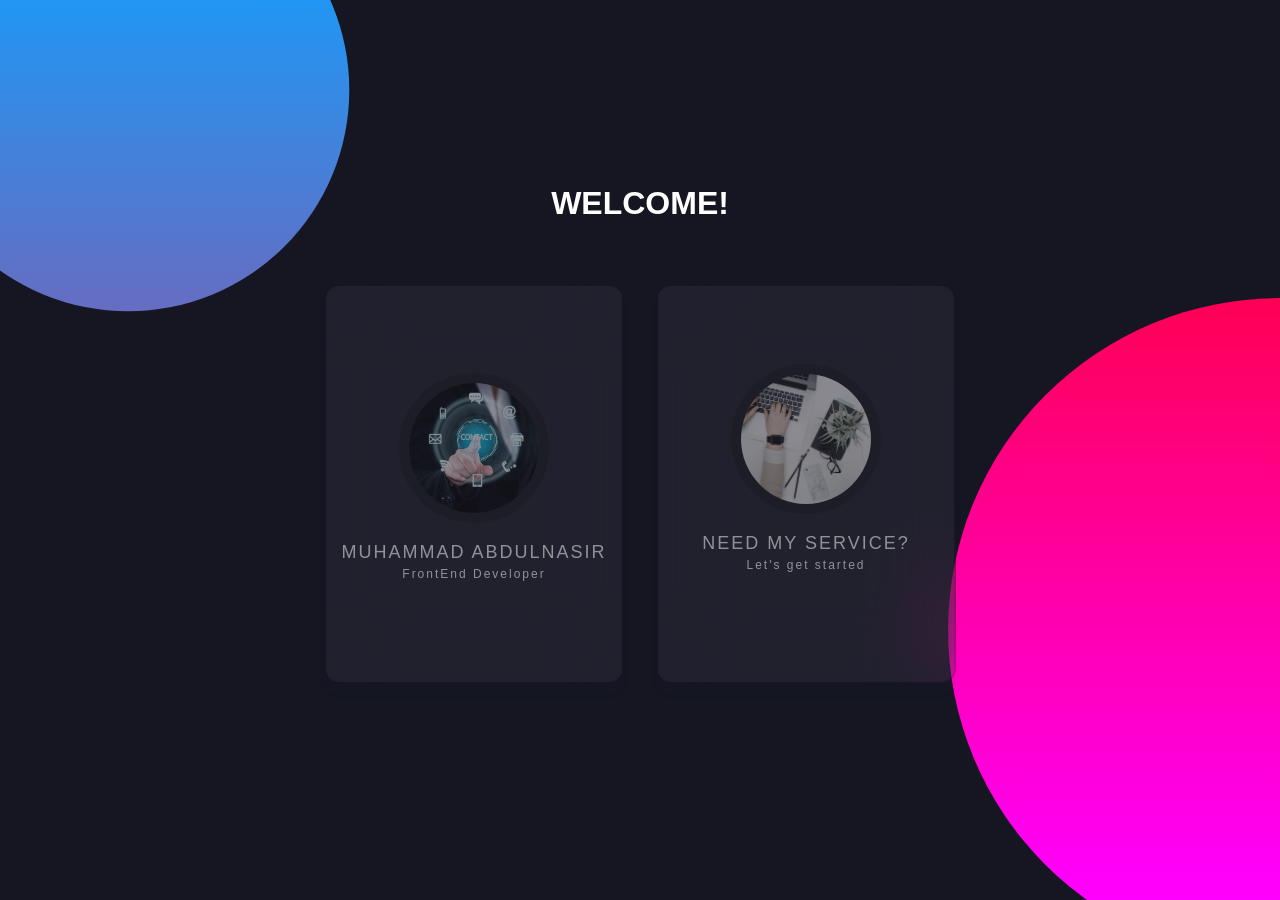
<file: index.html>
<!doctype html>
<html lang="en">
  <head>
    <meta charset="UTF-8" />
    <meta name="viewport" content="width=device-width, initial-scale=1.0" />
    <meta http-equiv="X-UA-Compatible" content="ie=edge" />
    <title>Muhammad AbdulNasir | Portfolio</title>
    <meta
      name="description"
      content="FrontEnd Developer portfolio of Muhammad AbdulNasir (yellowflash). Explore featured web applications, resume, and development services."
    />
    <meta name="author" content="Muhammad AbdulNasir" />
    <meta name="theme-color" content="#161623" />
    <link
      rel="canonical"
      href="https://yellowflash-1992.github.io/Portfolio--JavaScript-updated/"
    />

    <!-- Favicon / Browser Identity -->
    <link rel="icon" type="image/png" href="src/png/nav-avatar2.png" />
    <link rel="apple-touch-icon" href="src/png/nav-avatar2.png" />

    <!-- Open Graph / Facebook -->
    <meta property="og:type" content="website" />
    <meta
      property="og:url"
      content="https://yellowflash-1992.github.io/Portfolio--JavaScript-updated/"
    />
    <meta
      property="og:title"
      content="Muhammad AbdulNasir | Portfolio"
    />
    <meta
      property="og:description"
      content="FrontEnd Developer portfolio of Muhammad AbdulNasir (yellowflash). Explore featured web applications, resume, and development services."
    />
    <meta
      property="og:image"
      content="https://yellowflash-1992.github.io/Portfolio--JavaScript-updated/src/png/nav-avatar2.png"
    />
    <meta
      property="og:image:alt"
      content="Muhammad AbdulNasir - FrontEnd Developer Avatar"
    />

    <!-- Twitter / X -->
    <meta name="twitter:card" content="summary" />
    <meta
      name="twitter:url"
      content="https://yellowflash-1992.github.io/Portfolio--JavaScript-updated/"
    />
    <meta
      name="twitter:title"
      content="Muhammad AbdulNasir | Portfolio"
    />
    <meta
      name="twitter:description"
      content="FrontEnd Developer portfolio of Muhammad AbdulNasir (yellowflash). Explore featured web applications, resume, and development services."
    />
    <meta
      name="twitter:image"
      content="https://yellowflash-1992.github.io/Portfolio--JavaScript-updated/src/png/nav-avatar2.png"
    />
    <meta
      name="twitter:image:alt"
      content="Muhammad AbdulNasir - FrontEnd Developer Avatar"
    />

    <link rel="stylesheet" href="CSS/welcomepage.css" />
    <link rel="stylesheet" href="CSS/index.css" />
    <link
      rel="stylesheet"
      href="https://stackpath.bootstrapcdn.com/font-awesome/4.7.0/css/font-awesome.min.css"
    />
  </head>

  <body>
    <h1 class="wel">WELCOME!</h1>

    <div class="container">
      <div class="card">
        <div class="content">
          <div class="img">
            <img src="src/webp/style.jpeg" alt="Muhammad AbdulNasir" />
          </div>
          <div class="cardContent">
            <h3>MUHAMMAD ABDULNASIR<br /><span>FrontEnd Developer</span></h3>
          </div>
        </div>
        <ul class="sci">
          <li>
            <a
              href="src/pdf/yellowflash's Resume.pdf"
              class="btn btn-green resume-link"
              download
            >
              Resume:
            </a>
          </li>

          <li>
            <a
              href="src/pdf/yellowflash's Resume.pdf"
              class="resume-btn"
              target="_blank"
              rel="noopener noreferrer"
              aria-label="View CV"
            >
              <div class="sign" aria-hidden="true">
                <svg viewBox="0 0 640 512">
                  <path
                    d="M144 480C64.5 480 0 415.5 0 336c0-62.8 40.2-116.2 96.2-135.9c-.1-2.7-.2-5.4-.2-8.1c0-88.4 71.6-160 160-160c59.3 0 111 32.2 138.7 80.2C409.9 102 428.3 96 448 96c53 0 96 43 96 96c0 12.2-2.3 23.8-6.4 34.6C596 238.4 640 290.1 640 352c0 70.7-57.3 128-128 128H144zm79-167l80 80c9.4 9.4 24.6 9.4 33.9 0l80-80c9.4-9.4 9.4-24.6 0-33.9s-24.6-9.4-33.9 0l-39 39V184c0-13.3-10.7-24-24-24s-24 10.7-24 24V318.1l-39-39c-9.4-9.4-24.6-9.4-33.9 0s-9.4 24.6 0 33.9z"
                  />
                </svg>
              </div>
            </a>
          </li>

          <li>
            <a
              href="portfolio.html"
              class="btn btn-green portfolio-link"
              target="_blank"
              rel="noopener noreferrer"
              >Portfolio:</a
            >
          </li>
          <li>
            <a
              href="portfolio.html"
              class="enterportf"
              id="enterportf"
            >
              Enter
            </a>
          </li>
        </ul>
      </div>
      <div class="card">
        <div class="content">
          <div class="img">
            <img src="src/webp/clientphoto.jpeg" alt="Client Service" />
          </div>
          <div class="cardContent">
            <h3>NEED MY SERVICE?<br /><span>Let's get started</span></h3>
          </div>
        </div>
        <br />

        <ul class="sci btnservice">
          <li>
            <button class="click-here">
              <a href="service.html">Click Here</a>
            </button>
          </li>
        </ul>

        <ul class="sci about-section">
          <li>
            <a href="https://www.facebook.com/profile.php?id=61579922450255" target="_blank" rel="noopener noreferrer" aria-label="Facebook"><i class="fa fa-facebook" aria-hidden="true"></i></a>
          </li>
          <li>
            <a href="https://www.instagram.com/yellowflash_1992/" target="_blank" rel="noopener noreferrer" aria-label="Instagram"><i class="fa fa-instagram" aria-hidden="true"></i></a>
          </li>
          <li>
            <a href="https://github.com/yellowflash-1992" target="_blank" rel="noopener noreferrer" aria-label="GitHub"><i class="fa fa-github" aria-hidden="true"></i></a>
          </li>
        </ul>
      </div>
    </div>
  </body>
</html>
</file>
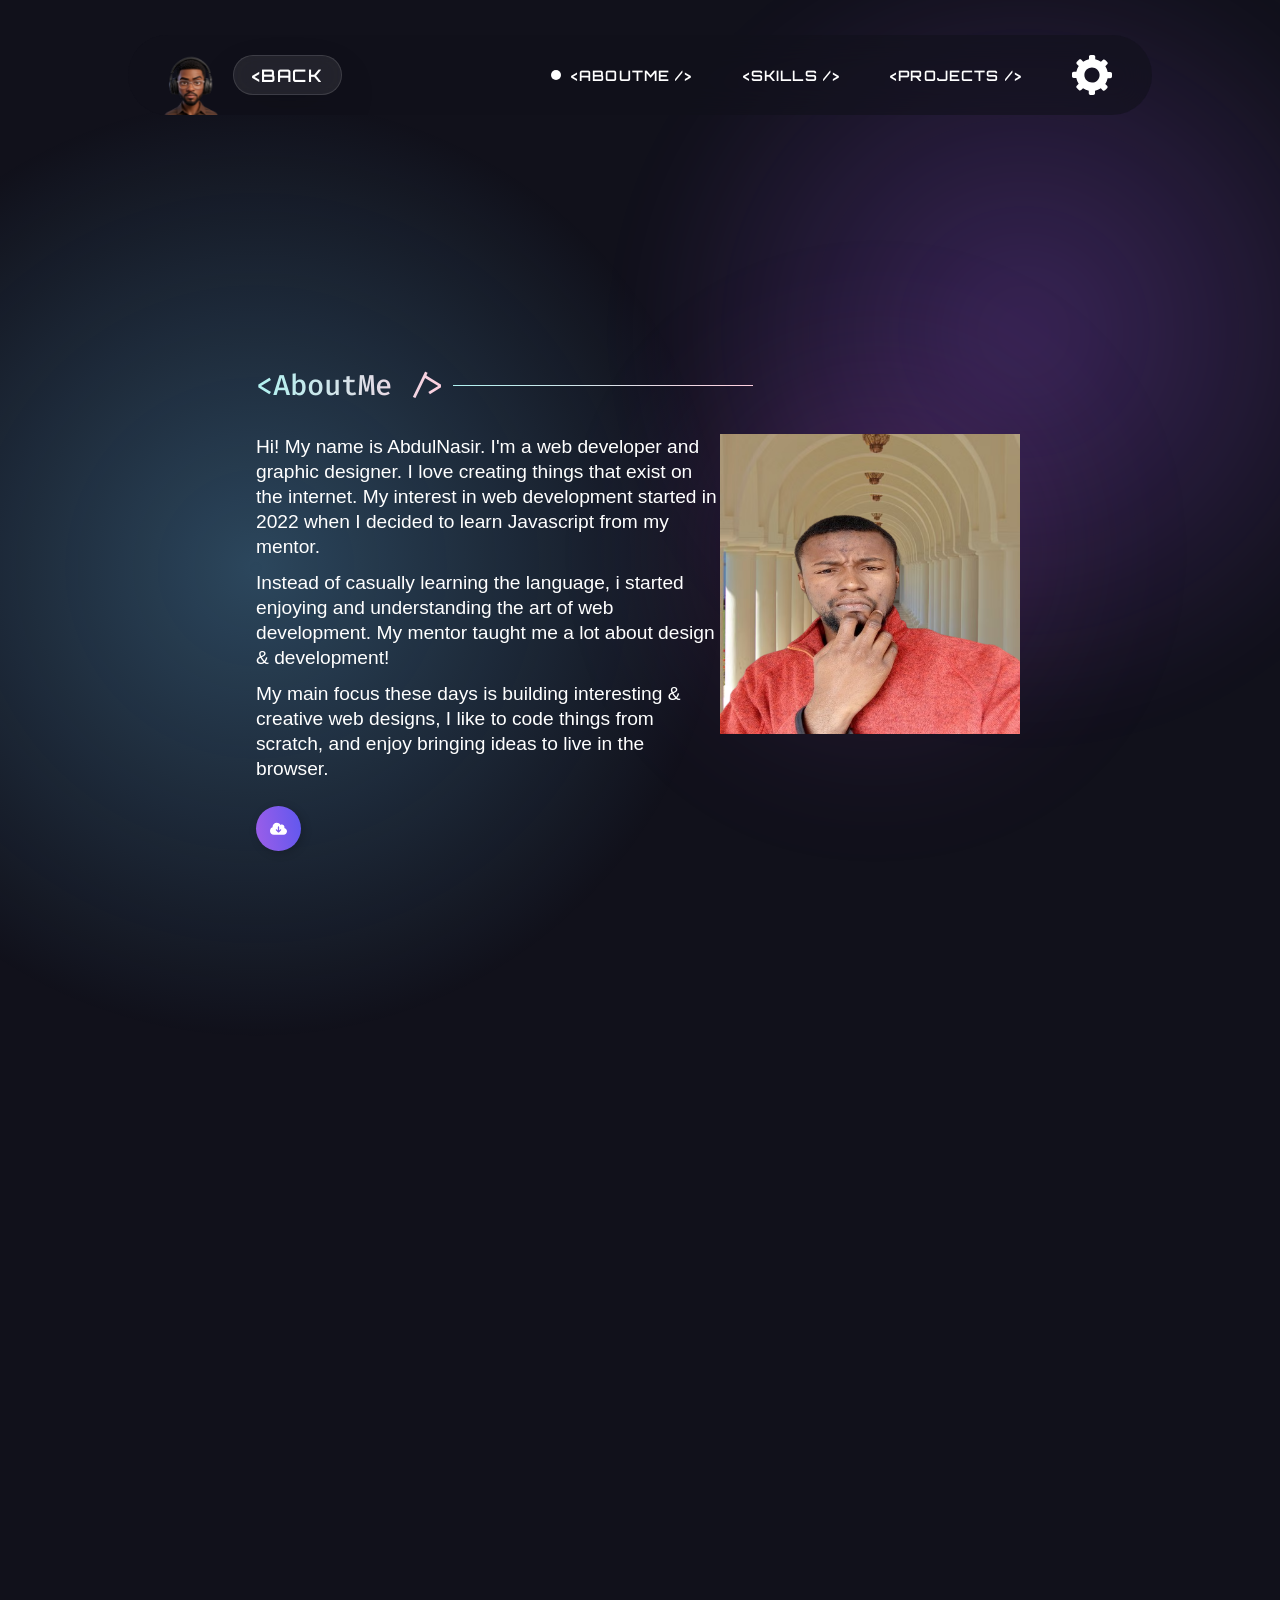
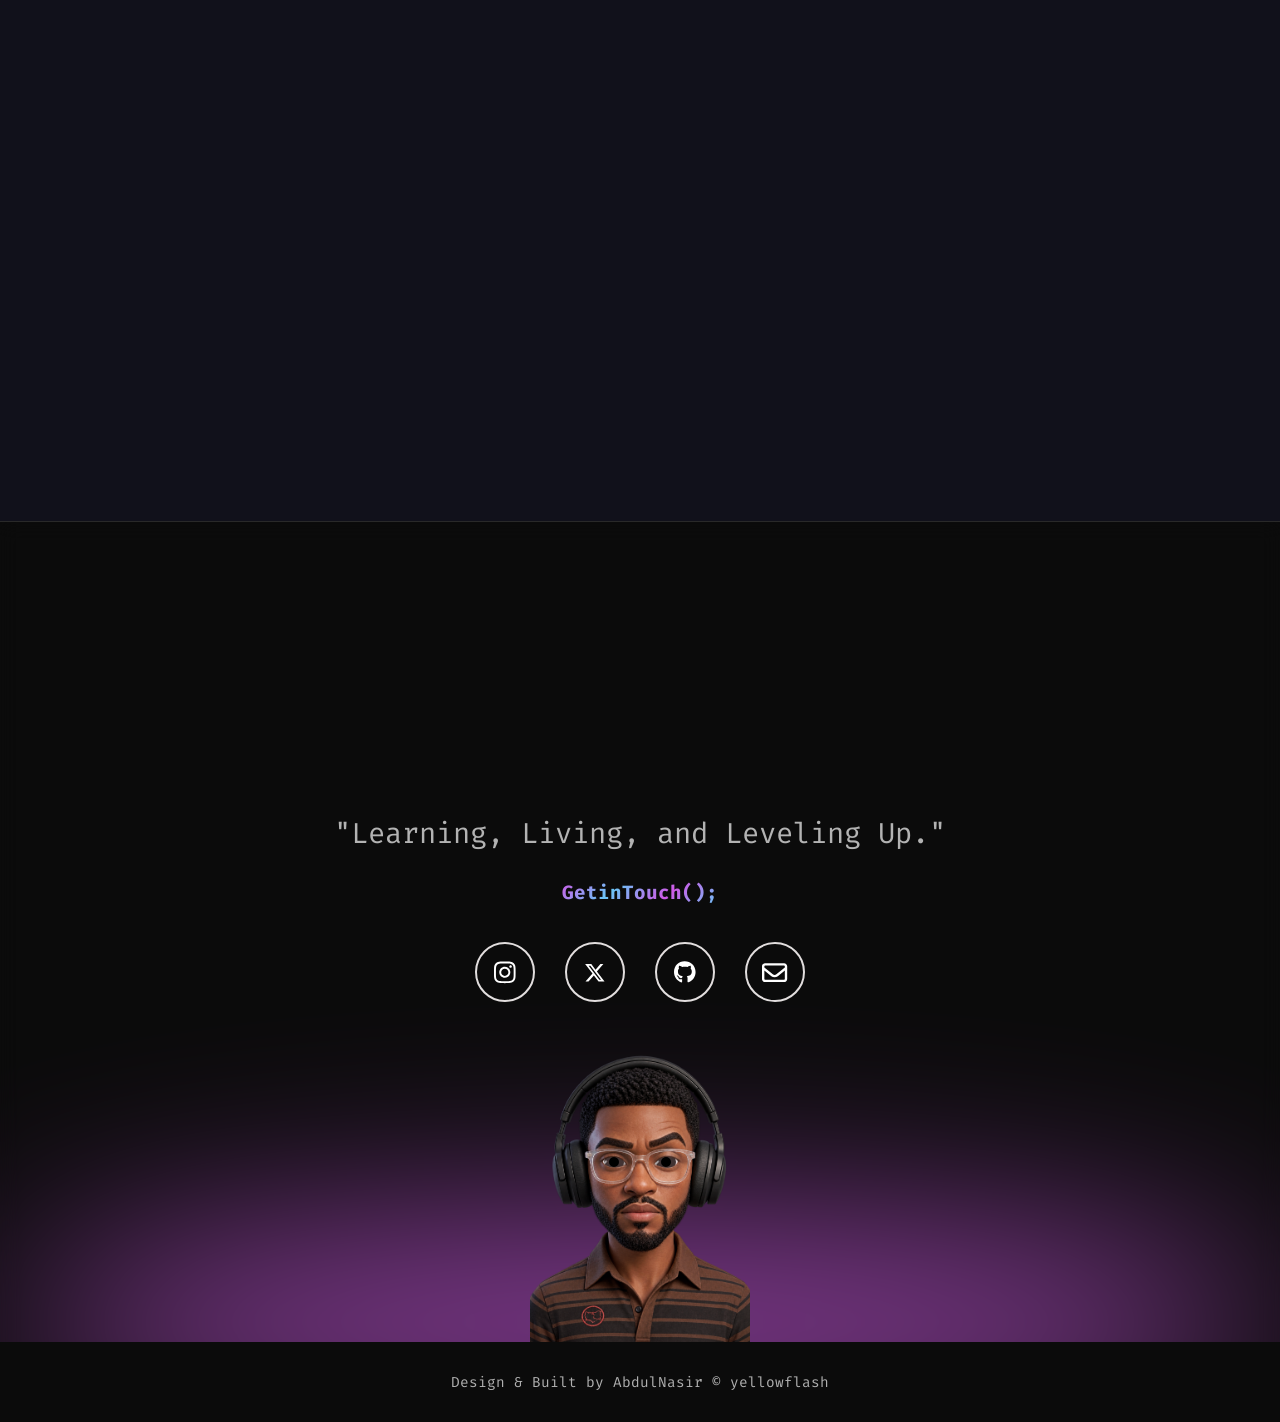
<file: portfolio.html>
<!doctype html>
<html lang="en">
  <head>
    <meta charset="UTF-8" />
    <meta name="viewport" content="width=device-width, initial-scale=1.0" />
    <title>Muhammad AbdulNasir | Frontend Developer Portfolio</title>
    <meta
      name="description"
      content="Frontend Developer portfolio of Muhammad AbdulNasir (yellowflash). Showcasing modern responsive web applications, interactive interfaces, and creative digital designs."
    />
    <meta name="author" content="Muhammad AbdulNasir" />
    <meta name="robots" content="index, follow" />
    <meta name="theme-color" content="#11111b" />
    <link
      rel="canonical"
      href="https://yellowflash-1992.github.io/Portfolio--JavaScript-updated/portfolio.html"
    />

    <!-- Favicon / Browser Identity -->
    <link rel="icon" type="image/png" href="src/png/nav-avatar2.png" />
    <link rel="apple-touch-icon" href="src/png/nav-avatar2.png" />

    <!-- Open Graph / Facebook -->
    <meta property="og:type" content="website" />
    <meta
      property="og:url"
      content="https://yellowflash-1992.github.io/Portfolio--JavaScript-updated/portfolio.html"
    />
    <meta
      property="og:title"
      content="Muhammad AbdulNasir | Frontend Developer Portfolio"
    />
    <meta
      property="og:description"
      content="Frontend Developer portfolio of Muhammad AbdulNasir (yellowflash). Showcasing modern responsive web applications, interactive interfaces, and creative digital designs."
    />
    <meta
      property="og:image"
      content="https://yellowflash-1992.github.io/Portfolio--JavaScript-updated/src/png/nav-avatar2.png"
    />
    <meta
      property="og:image:alt"
      content="Muhammad AbdulNasir - Frontend Developer Avatar"
    />

    <!-- Twitter / X -->
    <meta name="twitter:card" content="summary" />
    <meta name="twitter:site" content="@yellow_flashX" />
    <meta name="twitter:creator" content="@yellow_flashX" />
    <meta
      name="twitter:url"
      content="https://yellowflash-1992.github.io/Portfolio--JavaScript-updated/portfolio.html"
    />
    <meta
      name="twitter:title"
      content="Muhammad AbdulNasir | Frontend Developer Portfolio"
    />
    <meta
      name="twitter:description"
      content="Frontend Developer portfolio of Muhammad AbdulNasir (yellowflash). Showcasing modern responsive web applications, interactive interfaces, and creative digital designs."
    />
    <meta
      name="twitter:image"
      content="https://yellowflash-1992.github.io/Portfolio--JavaScript-updated/src/png/nav-avatar2.png"
    />
    <meta
      name="twitter:image:alt"
      content="Muhammad AbdulNasir - Frontend Developer Avatar"
    />

    <!-- Stylesheets -->
    <link rel="stylesheet" href="src/vendor/aos.css" />
    <link rel="stylesheet" href="CSS/portfolio.css" />

    <!-- Theme bootstrap: apply the saved theme before first paint -->
    <script>
      (function () {
        try {
          if (localStorage.getItem("portfolio-theme") === "light") {
            document.documentElement.classList.add("light-mode");
          }
        } catch (error) {
          /* storage unavailable, keep the default dark theme */
        }
      })();
    </script>

    <link rel="preconnect" href="https://fonts.googleapis.com" />
    <link rel="preconnect" href="https://fonts.gstatic.com" crossorigin />
    <link
      href="https://fonts.googleapis.com/css2?family=Fira+Code:wght@400;500;700&family=Orbitron:wght@500;700&family=Passions+Conflict&display=swap"
      rel="stylesheet"
    />
    <!-- <link rel="stylesheet" href="https://fonts.googleapis.com/css2?family=Passions+Conflict&family=Orbitron&family=Fira+Code&family=Six+Caps" /> -->
  </head>

  <body class="body">
    <!-- Background Glows -->
    <div class="aura-glow aura-blue"></div>
    <div class="aura-glow aura-purple"></div>

    <!-- Preloader -->
    <div
      id="preloader"
      role="status"
      aria-label="Loading portfolio"
    ></div>
    <noscript>Allow Javascript</noscript>

    <!-- Header -->
    <header>
      <div class="cursor-inner" id="cursor-inner"></div>
      <div class="cursor-outer" id="cursor-outer"></div>

      <!-- Tooltip -->
      <div id="global-tooltip" class="global-tooltip">
        Back to welcome page?
      </div>

      <!-- Navbar -->
      <div class="navbar" id="navbar">
        <div class="hey">Hey!</div>

        <div class="logo" tabindex="0" aria-label="logo">
          <div class="logo-top">
            <img src="src/png/nav-avatar2.png" alt="Muhammad AbdulNasir avatar" id="nav-avatar" />
          </div>
        </div>

        <div>
          <button
            class="home bk hover-box"
            data-aos="fade-down"
            data-aos-delay="100"
          >
            <a href="index.html" tabindex="0" class="welcomepage">&#60;Back</a>
          </button>
        </div>

        <div class="navbar-tabs" id="navbar-tabs">
          <ul class="navbar-tabs-ul">
            <li
              class="about activeThistab"
              data-aos="fade-down"
              data-aos-delay="100"
            >
              <a href="#about">&#60;AboutMe /&#62;</a>
            </li>
            <li class="skills" data-aos="fade-down" data-aos-delay="300">
              <a href="#skills">&#60;Skills /&#62;</a>
            </li>
            <li class="projects" data-aos="fade-down" data-aos-delay="500">
              <a href="#projects">&#60;Projects /&#62;</a>
            </li>
          </ul>
        </div>

        <!-- Settings (theme only) -->
        <div class="setting-container" id="setting-container">
          <input type="checkbox" id="switchforsetting" onchange="settingtoggle()" />
          <label
            id="labelforsetting"
            for="switchforsetting"
            role="button"
            tabindex="0"
            aria-expanded="false"
            aria-controls="visualmodetogglebuttoncontainer"
            aria-label="Show settings"
            onkeydown="if(event.key==='Enter'||event.key===' '){event.preventDefault();this.click();}"
          ></label>

          <div
            class="visualmodetogglebuttoncontainer"
            id="visualmodetogglebuttoncontainer"
          >
            <input
              type="checkbox"
              id="switchforvisualmode"
              onchange="visualmode()"
            />
            <label
              id="labelforvisualmode"
              for="switchforvisualmode"
              role="switch"
              tabindex="0"
              aria-checked="false"
              aria-label="Light theme"
              onkeydown="if(event.key==='Enter'||event.key===' '){event.preventDefault();this.click();}"
            ></label>
          </div>
        </div>
      </div>
    </header>

    <!-- Main -->
    <main>
      <!-- Hamburger -->
      <div class="hamburger" id="hamburger" data-aos="fade">
        <div class="hamburgerbase">
          <button
            id="hamburger-button"
            onclick="hamburgerMenu()"
            aria-label="Menu Button"
          >
            <span class="burger-bar" id="burger-bar1"></span>
            <span class="burger-bar" id="burger-bar2"></span>
            <span class="burger-bar" id="burger-bar3"></span>
          </button>
        </div>
      </div>

      <!-- Overlay -->
      <div
        id="menu-overlay"
        class="menu-overlay"
        onclick="hamburgerMenu()"
      ></div>

      <!-- Mobile Menu -->
      <div class="mobiletogglemenu" id="mobiletogglemenu">
        <button
          class="mobile-close-btn"
          onclick="hamburgerMenu()"
          aria-label="Close menu"
        >
          ✕
        </button>
        <ul class="mobile-navbar-tabs-ul" id="mobile-ul">
          <li class="mobile-navbar-tabs-li home" onclick="hidemenubyli()">
            <a href="index.html">&#60;Welcome Page /&#62;</a>
          </li>
          <li
            class="mobile-navbar-tabs-li about activeThismobiletab"
            onclick="hidemenubyli()"
          >
            <a href="#about">&#60;AboutMe /&#62;</a>
          </li>
          <li class="mobile-navbar-tabs-li skills" onclick="hidemenubyli()">
            <a href="#skills">&#60;Skills /&#62;</a>
          </li>
          <li class="mobile-navbar-tabs-li projects" onclick="hidemenubyli()">
            <a href="#projects">&#60;Projects /&#62;</a>
          </li>
        </ul>

        <button
          type="button"
          class="mobile-themebtn"
          id="mobile-themebtn"
          role="switch"
          aria-checked="false"
          aria-label="Light theme"
          onclick="visualmode()"
        ></button>
      </div>

      <!-- About Section (remeber to fix the top right corner patch in future here below:) -->
      <section class="about-section-container" id="about">
        <div class="about-section">
          <div class="section-heading" data-aos="fade-up">
            <div class="blob1"></div>
            <h2 class="section-heading-article">&#60;AboutMe /&#62;</h2>
            <p class="sectionHeadingP"></p>
          </div>
          <div class="info-dp-section">
            <div class="about-info" data-aos="fade-up">
              <p>
                Hi! My name is AbdulNasir. I'm a web developer and graphic
                designer. I love creating things that exist on the internet. My
                interest in web development started in 2022 when I decided to
                learn Javascript from my mentor.
              </p>
              <br />
              <p>
                Instead of casually learning the language, i started enjoying
                and understanding the art of web development. My mentor taught
                me a lot about design & development!
              </p>
              <br />
              <p>
                My main focus these days is building interesting & creative web
                designs, I like to code things from scratch, and enjoy bringing
                ideas to live in the browser.
              </p>

              <button class="resume-btn" id="resume-btn" onclick="openURL()">
                <div class="sign">
                  <svg viewBox="0 0 640 512">
                    <path
                      d="M144 480C64.5 480 0 415.5 0 336c0-62.8 40.2-116.2 96.2-135.9c-.1-2.7-.2-5.4-.2-8.1c0-88.4 71.6-160 160-160c59.3 0 111 32.2 138.7 80.2C409.9 102 428.3 96 448 96c53 0 96 43 96 96c0 12.2-2.3 23.8-6.4 34.6C596 238.4 640 290.1 640 352c0 70.7-57.3 128-128 128H144zm79-167l80 80c9.4 9.4 24.6 9.4 33.9 0l80-80c9.4-9.4 9.4-24.6 0-33.9s-24.6-9.4-33.9 0l-39 39V184c0-13.3-10.7-24-24-24s-24 10.7-24 24V318.1l-39-39c-9.4-9.4-24.6-9.4-33.9 0s-9.4 24.6 0 33.9z"
                    />
                  </svg>
                </div>
                <div class="text">Resume</div>
              </button>
            </div>
            <div class="dp" data-aos="fade-up">
              <img src="src/webp/yellowflash__1.png" alt="Muhammad AbdulNasir" />
            </div>
          </div>
        </div>
      </section>

      <!-- Skills Section -->
      <section class="skills-section-container" id="skills">
        <div class="skills-section">
          <div class="section-heading" data-aos="fade-up">
            <h2 class="section-heading-article">&#60;Skills /&#62;</h2>
            <p class="sectionHeadingP"></p>
          </div>
          <div class="frontend-dev-section">
            <h3 class="frontend-dev-heading" data-aos="fade-up">Tech Stack</h3>
            <ul class="tech-stack-wrapper">
              <li class="tech-stack-box" data-aos="fade-up">
                <img
                  src="./src/png/htmllogo.png"
                  alt="HTML"
                  loading="lazy"
                /><span class="tooltip">HTML</span>
              </li>
              <li class="tech-stack-box" data-aos="fade-up">
                <img
                  src="./src/png/csslogo.png"
                  alt="CSS"
                  loading="lazy"
                /><span class="tooltip">CSS</span>
              </li>
              <li class="tech-stack-box" data-aos="fade-up">
                <img
                  src="./src/png/jslogo.png"
                  alt="JS"
                  loading="lazy"
                /><span class="tooltip">JS</span>
              </li>
              <li class="tech-stack-box" data-aos="fade-up">
                <img
                  src="./src/png/tailwind.png"
                  alt="Tailwind"
                  loading="lazy"
                /><span class="tooltip">TAILWIND</span>
              </li>
              <li class="tech-stack-box" data-aos="fade-up">
                <img
                  src="./src/png/reactlogo.png"
                  alt="React"
                  loading="lazy"
                /><span class="tooltip">REACTJS</span>
              </li>
              <li class="tech-stack-box" data-aos="fade-up">
                <img
                  src="./src/png/nextlogo.png"
                  alt="Next"
                  loading="lazy"
                /><span class="tooltip">NEXTJS</span>
              </li>
              <li class="tech-stack-box" data-aos="fade-up">
                <img
                  src="./src/png/node.png"
                  alt="Node"
                  loading="lazy"
                /><span class="tooltip">NODEJS</span>
              </li>
              <li class="tech-stack-box" data-aos="fade-up">
                <img
                  src="./src/png/githublogo.png"
                  alt="GitHub"
                  class="needtobeinvert"
                  loading="lazy"
                /><span class="tooltip">GITHUB</span>
              </li>
              <li class="tech-stack-box" data-aos="fade-up">
                <img
                  src="./src/png/gitlogo.png"
                  alt="Git"
                  loading="lazy"
                /><span class="tooltip">GIT</span>
              </li>
              <li class="tech-stack-box" data-aos="fade-up">
                <img
                  src="./src/png/pslogo.png"
                  alt="Photoshop"
                  loading="lazy"
                /><span class="tooltip">ADOBE PS</span>
              </li>
              <li class="tech-stack-box" data-aos="fade-up">
                <img
                  src="./src/png/figmalogo.png"
                  alt="Figma"
                  loading="lazy"
                /><span class="tooltip">FIGMA</span>
              </li>
              <li class="tech-stack-box" data-aos="fade-up">
                <img
                  src="./src/png/ailogo.png"
                  alt="Illustrator"
                  loading="lazy"
                /><span class="tooltip">ADOBE AI</span>
              </li>
            </ul>
          </div>
        </div>
      </section>

      <!-- Projects Section -->
      <section class="projects-section-container" id="projects">
        <div class="projects-section-div">
          <div class="section-heading" data-aos="fade-up">
            <h2 class="section-heading-article">&#60;Projects /&#62;</h2>
            <p class="sectionHeadingP"></p>
          </div>
          <div class="project-boxes-div">
            <!-- Project 1 -->
            <div data-aos="fade-up" class="project-box-wrapper">
              <div class="project-box project-box2">
                <div class="info-div">
                  <img
                    src="src/webp/hospital image.png"
                    alt="Opabode Hospital logo"
                    class="faviconforProject"
                    loading="lazy"
                  />
                  <article class="ProjectHeading">
                    Opabode Hospital Official Website
                  </article>
                  <p class="ProjectDescription">
                    Opabode Hospital: A sleek and modern hospital website built
                    to reflect their mission, team, and work through a clean and
                    professional presence.
                  </p>
                  <div class="project-buttons">
                    <a
                      href="https://hospital-website-with-react-vite.vercel.app/"
                      target="_blank"
                      rel="noopener noreferrer"
                      class="cta"
                      ><span>Live view</span
                      ><svg viewBox="0 0 13 10" height="10px" width="15px">
                        <path d="M1,5 L11,5" />
                        <polyline points="8 1 12 5 8 9" /></svg
                    ></a>
                  </div>
                </div>
                <div class="image-div">
                  <img
                    src="src/webp/opabode hospital.webp"
                    alt="opabode hospital preview"
                    loading="lazy"
                  />
                </div>
              </div>
            </div>

            <!-- Project 2 -->
            <div data-aos="fade-up" class="project-box-wrapper">
              <div class="project-box project-box2">
                <div class="info-div">
                  <img
                    src="src/ico/exam-64.png"
                    alt="My Exam App logo"
                    class="faviconforProject"
                    loading="lazy"
                  />
                  <article class="ProjectHeading">My Exam App</article>
                  <p class="ProjectDescription">
                    Cbt Exam: A platform where students can write and practice
                    their upcoming waec and jamb examinations.
                  </p>
                  <div class="project-buttons">
                    <a
                      href="https://yellowflash-1992.github.io/My-Exam-App-using-React/"
                      target="_blank"
                      rel="noopener noreferrer"
                      class="cta"
                      ><span>Live view</span
                      ><svg viewBox="0 0 13 10" height="10px" width="15px">
                        <path d="M1,5 L11,5" />
                        <polyline points="8 1 12 5 8 9" /></svg
                    ></a>
                  </div>
                </div>
                <div class="image-div">
                  <img
                    src="src/webp/cbt exam.webp"
                    alt="cbt exam preview"
                    loading="lazy"
                  />
                </div>
              </div>
            </div>

            <!-- Project 3 -->
            <div data-aos="fade-up" class="project-box-wrapper">
              <div class="project-box project-box2">
                <div class="info-div">
                  <img
                    src="src/ico/notesync-favicon.ico"
                    alt="Todos App logo"
                    class="faviconforProject"
                    loading="lazy"
                  />
                  <article class="ProjectHeading">Todos App</article>
                  <p class="ProjectDescription">
                    My Todo: An app designed to sync and store your todo lists
                    instantly with a smooth and minimal user interface.
                  </p>
                  <div class="project-buttons">
                    <a
                      href="https://github.com/yellowflash-1992/My-Todos-App"
                      target="_blank"
                      rel="noopener noreferrer"
                      class="github-redirect"
                      aria-label="View Todos App source code on GitHub"
                      ><img src="src/svg/github.svg" alt="GitHub" loading="lazy"
                    /></a>
                    <a
                      href="https://yellowflash-1992.github.io/My-Todos-App/"
                      target="_blank"
                      rel="noopener noreferrer"
                      class="cta"
                      ><span>Live view</span
                      ><svg viewBox="0 0 13 10" height="10px" width="15px">
                        <path d="M1,5 L11,5" />
                        <polyline points="8 1 12 5 8 9" /></svg
                    ></a>
                  </div>
                </div>
                <div class="image-div">
                  <img
                    src="src/webp/todo.webp"
                    alt="Todos App preview"
                    loading="lazy"
                  />
                </div>
              </div>
            </div>

            <!-- Project 4 -->
            <div data-aos="fade-up" class="project-box-wrapper">
              <div class="project-box project-box2">
                <div class="info-div">
                  <img
                    src="src/ico/best blue-64.jpg"
                    alt="Blue Eye logo"
                    class="faviconforProject"
                    loading="lazy"
                  />
                  <article class="ProjectHeading">Blue Eye</article>
                  <p class="ProjectDescription">
                    Blue Eye exam admin dashboard is a web application that
                    helps school staff manage tests, student details, and
                    results in one place.
                  </p>
                  <div class="project-buttons">
                    <a
                      href="https://exam-admin-dashboard.vercel.app/login"
                      target="_blank"
                      rel="noopener noreferrer"
                      class="cta"
                      ><span>Live view</span
                      ><svg viewBox="0 0 13 10" height="10px" width="15px">
                        <path d="M1,5 L11,5" />
                        <polyline points="8 1 12 5 8 9" /></svg
                    ></a>
                  </div>
                </div>
                <div class="image-div">
                  <img
                    src="src/webp/blue-eye.webp"
                    alt="Blue Eye preview"
                    loading="lazy"
                  />
                </div>
              </div>
            </div>

            <!-- Project 5 -->
            <div data-aos="fade-up" class="project-box-wrapper">
              <div class="project-box project-box2">
                <div class="info-div">
                  <img
                    src="src/webp/fit-64.png"
                    alt="Hala-Fitness logo"
                    class="faviconforProject"
                    loading="lazy"
                  />
                  <article class="ProjectHeading">Hala-Fitness</article>
                  <p class="ProjectDescription">
                    Halal-Fit-Sis: a specialized health platform designed for
                    Muslims seeking physical wellness aligned with Islamic
                    values.
                  </p>
                  <div class="project-buttons">
                    <a
                      href="https://github.com/yellowflash-1992/New-Halal-Website.git"
                      target="_blank"
                      rel="noopener noreferrer"
                      class="github-redirect"
                      aria-label="View Hala-Fitness source code on GitHub"
                      ><img src="src/svg/github.svg" alt="GitHub" loading="lazy"
                    /></a>
                    <a
                      href="https://yellowflash-1992.github.io/New-Halal-Website/"
                      target="_blank"
                      rel="noopener noreferrer"
                      class="cta"
                      ><span>Live view</span
                      ><svg viewBox="0 0 13 10" height="10px" width="15px">
                        <path d="M1,5 L11,5" />
                        <polyline points="8 1 12 5 8 9" /></svg
                    ></a>
                  </div>
                </div>
                <div class="image-div">
                  <img
                    src="src/webp/hala.webp"
                    alt="Hala-Fitness preview"
                    loading="lazy"
                  />
                </div>
              </div>
            </div>

            <!-- Project 6 -->
            <div data-aos="fade-up" class="project-box-wrapper">
              <div class="project-box project-box2">
                <div class="info-div">
                  <img
                    src="src/webp/medidash.png"
                    alt="Medi Dash logo"
                    class="faviconforProject"
                    loading="lazy"
                  />
                  <article class="ProjectHeading">Medi Dash</article>
                  <p class="ProjectDescription">
                    Medi Dash: A healthcare dashboard is a centralized analytics
                    tool that visualizes critical healthcare data, patient
                    metrics, and operational KPIs to support fast, data-driven
                    decisions.
                  </p>
                  <div class="project-buttons">
                    <a
                      href="https://yellowflash-1992.github.io/Healthcare-Dashboard/"
                      target="_blank"
                      rel="noopener noreferrer"
                      class="cta"
                      ><span>Live view</span
                      ><svg viewBox="0 0 13 10" height="10px" width="15px">
                        <path d="M1,5 L11,5" />
                        <polyline points="8 1 12 5 8 9" /></svg
                    ></a>
                  </div>
                </div>
                <div class="image-div">
                  <img
                    src="src/webp/medidashpage.webp"
                    alt="Medi Dash preview"
                    loading="lazy"
                  />
                </div>
              </div>
            </div>
          </div>
        </div>
      </section>
    </main>

    <!-- Footer -->
    <footer id="footer">
      <button class="fas" id="backtotopbutton" onclick="scrolltoTopfunction()">
        <article>&#8592;BACK TO TOP</article>
      </button>

      <div class="footer-background">
        <div class="footer-blob"></div>
      </div>

      <div class="footer-foreground">
        <div class="footercontainer">
          <div class="two-words">
            <article>"Learning, Living, and Leveling Up."</article>
          </div>

          <div class="social-media-container">
            <div class="getintouch-heading">
              <article>GetinTouch();</article>
            </div>
            <div class="logos">
              <a
                href="https://www.instagram.com/yellowflash_1992/"
                target="_blank"
                rel="noopener noreferrer"
                aria-label="Instagram"
                ><svg viewBox="0 0 448 512" class="SocialHandle">
                  <path
                    d="M224.1 141c-63.6 0-114.9 51.3-114.9 114.9s51.3 114.9 114.9 114.9S339 319.5 339 255.9 287.7 141 224.1 141zm0 189.6c-41.1 0-74.7-33.5-74.7-74.7s33.5-74.7 74.7-74.7 74.7 33.5 74.7 74.7-33.6 74.7-74.7 74.7zm146.4-194.3c0 14.9-12 26.8-26.8 26.8-14.9 0-26.8-12-26.8-26.8s12-26.8 26.8-26.8 26.8 12 26.8 26.8zm76.1 27.2c-1.7-35.9-9.9-67.7-36.2-93.9-26.2-26.2-58-34.4-93.9-36.2-37-2.1-147.9-2.1-184.9 0-35.8 1.7-67.6 9.9-93.9 36.1s-34.4 58-36.2 93.9c-2.1 37-2.1 147.9 0 184.9 1.7 35.9 9.9 67.7 36.2 93.9s58 34.4 93.9 36.2c37 2.1 147.9 2.1 184.9 0 35.9-1.7 67.7-9.9 93.9-36.2 26.2-26.2 34.4-58 36.2-93.9 2.1-37 2.1-147.8 0-184.8zM398.8 388c-7.8 19.6-22.9 34.7-42.6 42.6-29.5 11.7-99.5 9-132.1 9s-102.7 2.6-132.1-9c-19.6-7.8-34.7-22.9-42.6-42.6-11.7-29.5-9-99.5-9-132.1s-2.6-102.7 9-132.1c7.8-19.6 22.9-34.7 42.6-42.6 29.5-11.7 99.5-9 132.1-9s102.7-2.6 132.1 9c19.6 7.8 34.7 22.9 42.6 42.6 11.7 29.5 9 99.5 9 132.1s2.7 102.7-9 132.1z"
                  /></svg
              ></a>
              <a
                href="https://x.com/yellow_flashX"
                target="_blank"
                rel="noopener noreferrer"
                aria-label="X (formerly Twitter)"
                ><svg class="SocialHandle" viewBox="0 0 512 512">
                  <path
                    d="M389.2 48h70.6L305.6 224.2 487 464H345L233.7 318.6 106.5 464H35.8L200.7 275.5 26.8 48H172.4L272.9 180.9 389.2 48zM364.4 421.8h39.1L151.1 88h-42L364.4 421.8z"
                  /></svg
              ></a>
              <a
                href="https://github.com/yellowflash-1992"
                target="_blank"
                rel="noopener noreferrer"
                aria-label="GitHub"
                ><svg viewBox="0 0 496 512" class="SocialHandle">
                  <path
                    d="M165.9 397.4c0 2-2.3 3.6-5.2 3.6-3.3.3-5.6-1.3-5.6-3.6 0-2 2.3-3.6 5.2-3.6 3-.3 5.6 1.3 5.6 3.6zm-31.1-4.5c-.7 2 1.3 4.3 4.3 4.9 2.6 1 5.6 0 6.2-2s-1.3-4.3-4.3-5.2c-2.6-.7-5.5.3-6.2 2.3zm44.2-1.7c-2.9.7-4.9 2.6-4.6 4.9.3 2 2.9 3.3 5.9 2.6 2.9-.7 4.9-2.6 4.6-4.6-.3-1.9-3-3.2-5.9-2.9zM244.8 8C106.1 8 0 113.3 0 252c0 110.9 69.8 205.8 169.5 239.2 12.8 2.3 17.3-5.6 17.3-12.1 0-6.2-.3-40.4-.3-61.4 0 0-70 15-84.7-29.8 0 0-11.4-29.1-27.8-36.6 0 0-22.9-15.7 1.6-15.4 0 0 24.9 2 38.6 25.8 21.9 38.6 58.6 27.5 72.9 20.9 2.3-16 8.8-27.1 16-33.7-55.9-6.2-112.3-14.3-112.3-110.5 0-27.5 7.6-41.3 23.6-58.9-2.6-6.5-11.1-33.3 2.6-67.9 20.9-6.5 69 27 69 27 20-5.6 41.5-8.5 62.8-8.5s42.8 2.9 62.8 8.5c0 0 48.1-33.6 69-27 13.7 34.7 5.2 61.4 2.6 67.9 16 17.7 25.8 31.5 25.8 58.9 0 96.5-58.9 104.2-114.8 110.5 9.2 7.9 17 22.9 17 46.4 0 33.7-.3 75.4-.3 83.6 0 6.5 4.6 14.4 17.3 12.1C428.2 457.8 496 362.9 496 252 496 113.3 383.5 8 244.8 8zM97.2 352.9c-1.3 1-1 3.3.7 5.2 1.6 1.6 3.9 2.3 5.2 1 1.3-1 1-3.3-.7-5.2-1.6-1.6-3.9-2.3-5.2-1zm-10.8-8.1c-.7 1.3.3 2.9 2.3 3.9 1.6 1 3.6.7 4.3-.7.7-1.3-.3-2.9-2.3-3.9-2-.6-3.6-.3-4.3.7zm32.4 35.6c-1.6 1.3-1 4.3 1.3 6.2 2.3 2.3 5.2 2.6 6.5 1 1.3-1.3.7-4.3-1.3-6.2-2.2-2.3-5.2-2.6-6.5-1zm-11.4-14.7c-1.6 1-1.6 3.6 0 5.9 1.6 2.3 4.3 3.3 5.6 2.3 1.6-1.3 1.6-3.9 0-6.2-1.4-2.3-4-3.3-5.6-2z"
                  /></svg
              ></a>
              <a
                href="mailto:abdulnasirmuhammad989@gmail.com"
                target="_blank"
                rel="noopener noreferrer"
                aria-label="Email"
                ><svg id="GmailLogo" viewBox="0 0 512 512">
                  <path
                    d="M64 112c-8.8 0-16 7.2-16 16v22.1L220.5 291.7c20.7 17 50.4 17 71.1 0L464 150.1V128c0-8.8-7.2-16-16-16H64zM48 212.2V384c0 8.8 7.2 16 16 16H448c8.8 0 16-7.2 16-16V212.2L322 328.8c-38.4 31.5-93.7 31.5-132 0L48 212.2zM0 128C0 92.7 28.7 64 64 64H448c35.3 0 64 28.7 64 64V384c0 35.3-28.7 64-64 64H64c-35.3 0-64-28.7-64-64V128z"
                  /></svg
              ></a>
            </div>
          </div>

          <div class="footer-avatar-container">
            <img
              src="src/png/yellowflash avatar.png"
              alt="Muhammad AbdulNasir illustration"
              class="footer-avatar-img"
              id="footer-wala-avatar"
              loading="lazy"
            />
            <div class="footer-avatar-face">
              <div class="footer-avatar-eye footer-left-eye">
                <div class="footer-pupil"></div>
              </div>
              <div class="footer-avatar-eye footer-right-eye">
                <div class="footer-pupil"></div>
              </div>
            </div>
          </div>

          <div class="footer-bottom">
            <article>Design & Built by AbdulNasir &#169; yellowflash</article>
          </div>
        </div>
      </div>
    </footer>

    <!-- Scripts -->
    <script src="portfolio.js"></script>
    <script src="src/vendor/aos.js"></script>
    <script>
      AOS.init({
        duration: 1000,
        once: false,
        mirror: false,
        offset: 120,
        easing: "ease-out-cubic",
      });
    </script>
    <script src="https://storage.ko-fi.com/cdn/scripts/overlay-widget.js"></script>
    <script>
      kofiWidgetOverlay.draw("konoha_yellowflash", {
        type: "floating-chat",
        "floating-chat.donateButton.text": "Support me",
        "floating-chat.donateButton.background-color": "#794bc4",
        "floating-chat.donateButton.text-color": "#fff",
      });
    </script>
  </body>
</html>
</file>
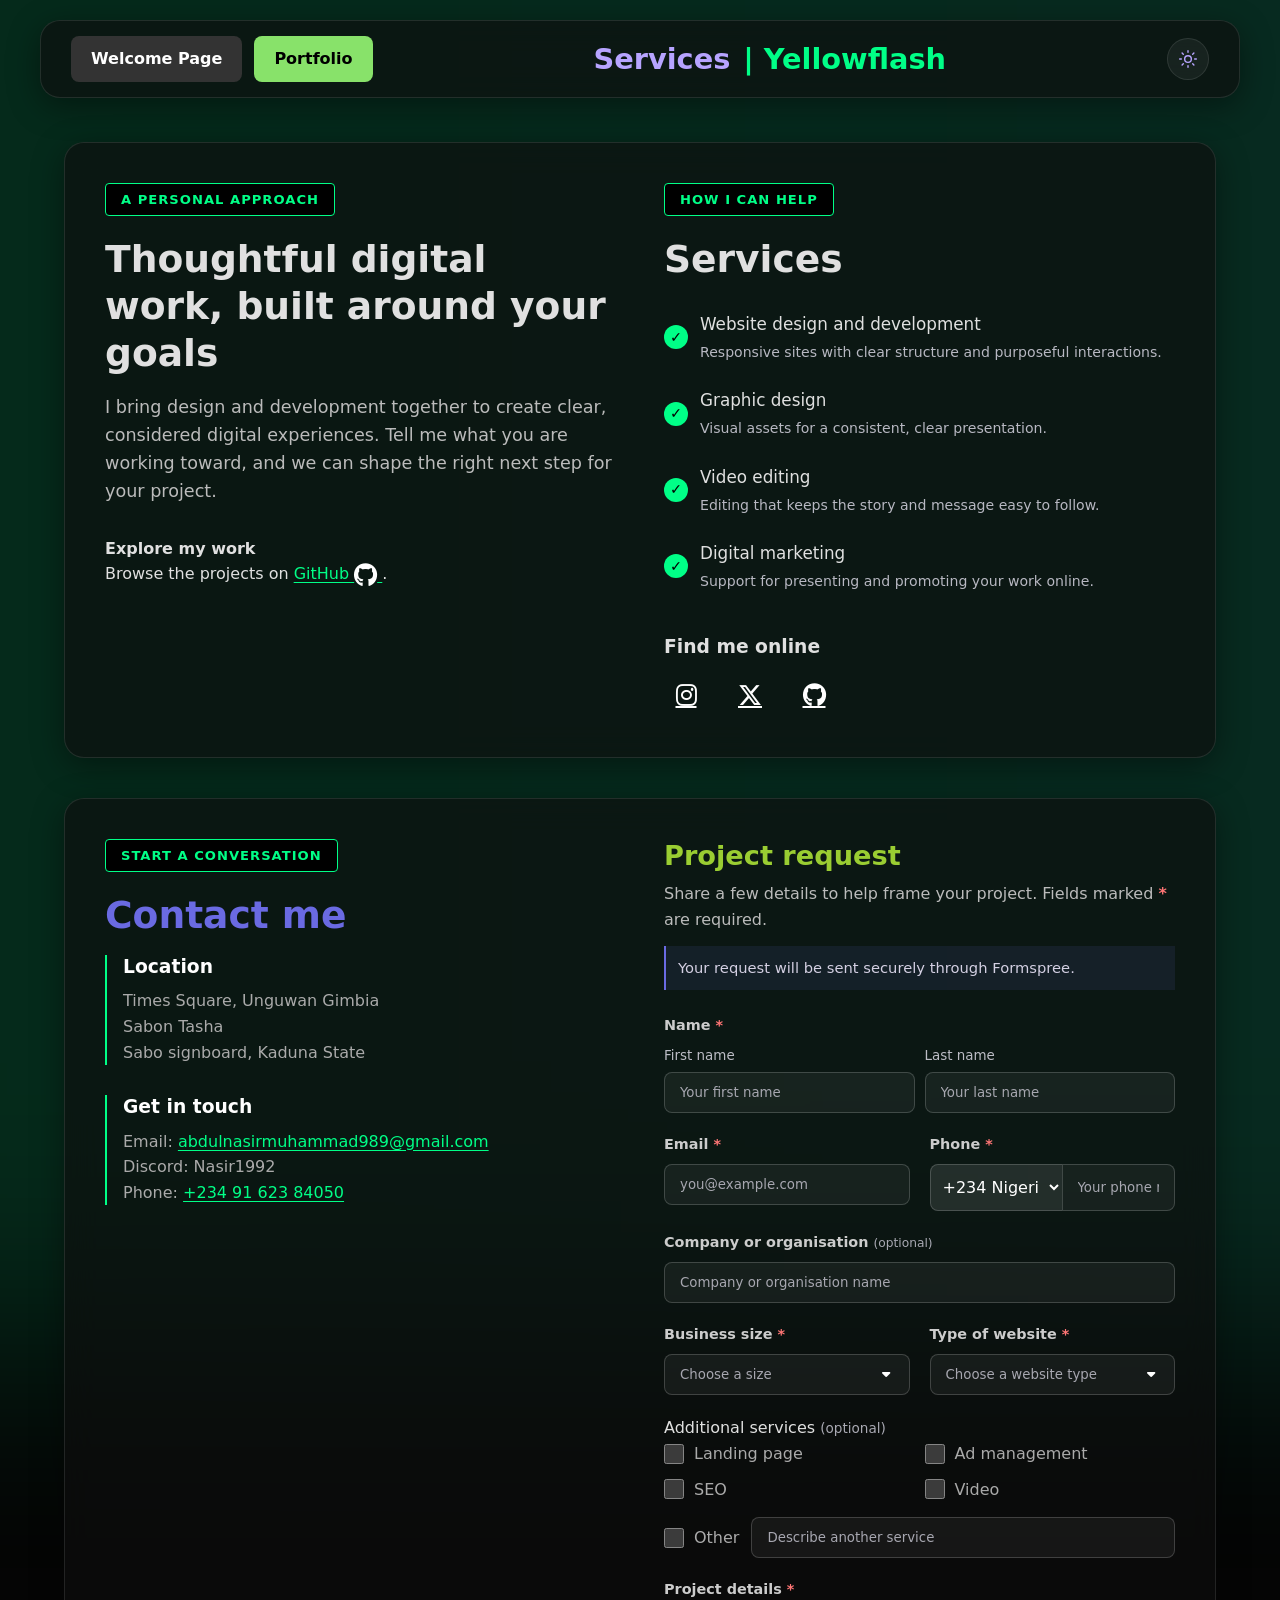
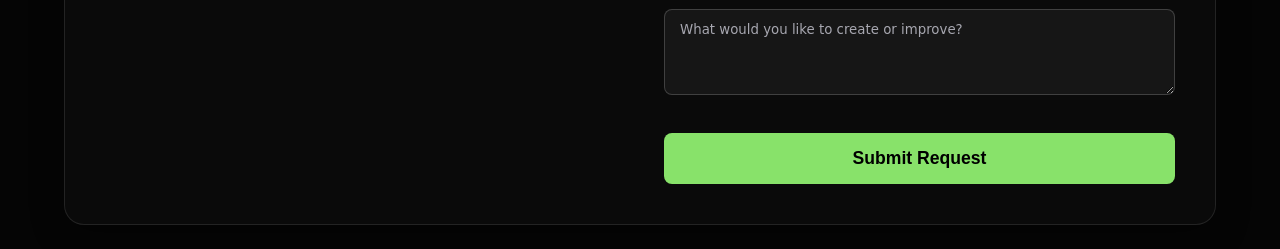
<file: service.html>
<!doctype html>
<html lang="en">
  <head>
    <meta charset="UTF-8" />
    <meta name="viewport" content="width=device-width, initial-scale=1.0" />
    <meta
      name="description"
      content="Explore the design and development services I can help with, and get in touch about your project."
    />
    <meta name="author" content="Muhammad AbdulNasir" />
    <meta name="robots" content="index, follow" />
    <link
      rel="canonical"
      href="https://yellowflash-1992.github.io/Portfolio--JavaScript-updated/service.html"
    />
    <title>Services | Yellowflash</title>

    <!-- Favicon / Browser Identity -->
    <link rel="icon" type="image/png" href="src/png/nav-avatar2.png" />
    <link rel="apple-touch-icon" href="src/png/nav-avatar2.png" />

    <!-- Open Graph / Facebook -->
    <meta property="og:type" content="website" />
    <meta
      property="og:url"
      content="https://yellowflash-1992.github.io/Portfolio--JavaScript-updated/service.html"
    />
    <meta property="og:title" content="Services | Yellowflash" />
    <meta
      property="og:description"
      content="Explore design and development services by Muhammad AbdulNasir (yellowflash), and submit a project inquiry."
    />
    <meta
      property="og:image"
      content="https://yellowflash-1992.github.io/Portfolio--JavaScript-updated/src/png/nav-avatar2.png"
    />
    <meta
      property="og:image:alt"
      content="Muhammad AbdulNasir - Services"
    />

    <!-- Twitter / X -->
    <meta name="twitter:card" content="summary" />
    <meta
      name="twitter:url"
      content="https://yellowflash-1992.github.io/Portfolio--JavaScript-updated/service.html"
    />
    <meta name="twitter:title" content="Services | Yellowflash" />
    <meta
      name="twitter:description"
      content="Explore design and development services by Muhammad AbdulNasir (yellowflash), and submit a project inquiry."
    />
    <meta
      name="twitter:image"
      content="https://yellowflash-1992.github.io/Portfolio--JavaScript-updated/src/png/nav-avatar2.png"
    />
    <meta
      name="twitter:image:alt"
      content="Muhammad AbdulNasir - Services"
    />
    <script>
      try {
        const savedTheme = localStorage.getItem("yellowflash-services-theme");
        document.documentElement.dataset.theme =
          savedTheme === "light" ? "light" : "dark";
      } catch (error) {
        console.warn("Unable to read the saved Services theme.", error);
      }
    </script>
    <link rel="stylesheet" href="CSS/service.css" />
    <link
      rel="stylesheet"
      href="https://cdnjs.cloudflare.com/ajax/libs/font-awesome/6.5.0/css/all.min.css"
    />
  </head>
  <body>
    <header class="glass-panel top-nav">
      <nav class="nav-buttons" aria-label="Main navigation">
        <a class="btn-primary" href="index.html">Welcome Page</a>
        <a class="btn-secondary" href="portfolio.html">Portfolio</a>
      </nav>
      <h1 class="page-title">
        <span class="text-purple">Services</span>
        <span class="text-neon">| Yellowflash</span>
      </h1>
      <button
        class="theme-toggle"
        type="button"
        aria-label="Light theme"
        aria-pressed="false"
        title="Light theme"
      >
        <svg class="theme-icon theme-icon-sun" viewBox="0 0 24 24" aria-hidden="true">
          <circle cx="12" cy="12" r="4"></circle>
          <path d="M12 2v2m0 16v2M4.93 4.93l1.42 1.42m11.3 11.3 1.42 1.42M2 12h2m16 0h2M4.93 19.07l1.42-1.42m11.3-11.3 1.42-1.42"></path>
        </svg>
        <svg class="theme-icon theme-icon-moon" viewBox="0 0 24 24" aria-hidden="true">
          <path d="M20.2 15.5A8.5 8.5 0 0 1 8.5 3.8 8.5 8.5 0 1 0 20.2 15.5Z"></path>
        </svg>
      </button>
    </header>

    <main class="container">
      <section class="glass-panel dual-col" aria-labelledby="services-heading">
        <div class="col-left">
          <p class="badge">A personal approach</p>
          <h2 id="services-heading">Thoughtful digital work, built around your goals</h2>
          <p class="lead-text">
            I bring design and development together to create clear, considered
            digital experiences. Tell me what you are working toward, and we can
            shape the right next step for your project.
          </p>
          <div class="gallery-link">
            <p><strong>Explore my work</strong></p>
            <p>
              Browse the projects on
              <a
                href="https://github.com/yellowflash-1992"
                target="_blank"
                rel="noopener noreferrer"
                aria-label="View Yellowflash's projects on GitHub (opens in a new tab)"
              >
                GitHub <i class="fa-brands fa-github" aria-hidden="true"></i>
              </a>.
            </p>
          </div>
        </div>

        <div class="col-right">
          <p class="badge">How I can help</p>
          <h2 class="services-heading">Services</h2>
          <ul class="service-list">
            <li>
              <span>Website design and development
                <small>Responsive sites with clear structure and purposeful interactions.</small>
              </span>
            </li>
            <li>
              <span>Graphic design
                <small>Visual assets for a consistent, clear presentation.</small>
              </span>
            </li>
            <li>
              <span>Video editing
                <small>Editing that keeps the story and message easy to follow.</small>
              </span>
            </li>
            <li>
              <span>Digital marketing
                <small>Support for presenting and promoting your work online.</small>
              </span>
            </li>
          </ul>

          <div class="social-wrapper">
            <h3>Find me online</h3>
            <ul class="socials" aria-label="Social profiles">
              <li>
                <a
                  href="https://www.instagram.com/yellowflash_1992/"
                  target="_blank"
                  rel="noopener noreferrer"
                  aria-label="Instagram (opens in a new tab)"
                ><i class="fa-brands fa-instagram" aria-hidden="true"></i></a>
              </li>
              <li>
                <a
                  href="https://x.com/yellow_flashX"
                  target="_blank"
                  rel="noopener noreferrer"
                  aria-label="X (formerly Twitter) (opens in a new tab)"
                ><i class="fa-brands fa-x-twitter" aria-hidden="true"></i></a>
              </li>
              <li>
                <a
                  href="https://github.com/yellowflash-1992"
                  target="_blank"
                  rel="noopener noreferrer"
                  aria-label="GitHub (opens in a new tab)"
                ><i class="fa-brands fa-github" aria-hidden="true"></i></a>
              </li>
            </ul>
          </div>
        </div>
      </section>

      <section
        class="glass-panel dual-col contact-section"
        aria-labelledby="contact-heading"
      >
        <div class="col-left contact-info">
          <p class="badge">Start a conversation</p>
          <h2 class="title-accent" id="contact-heading">Contact me</h2>
          <div class="info-block">
            <h3>Location</h3>
            <address>
              Times Square, Unguwan Gimbia<br />
              Sabon Tasha<br />
              Sabo signboard, Kaduna State
            </address>
          </div>
          <div class="info-block">
            <h3>Get in touch</h3>
            <p>
              Email:
              <a href="mailto:abdulnasirmuhammad989@gmail.com">abdulnasirmuhammad989@gmail.com</a><br />
              Discord: Nasir1992<br />
              Phone:
              <a href="tel:+2349162384050">+234 91 623 84050</a>
            </p>
          </div>
        </div>

        <div class="col-right form-wrapper">
          <h2 class="form-title" id="request-heading">Project request</h2>
          <p class="form-intro">
            Share a few details to help frame your project. Fields marked
            <span class="required-marker" aria-label="required">*</span> are required.
          </p>
          <p class="form-status" id="form-status" aria-live="polite">
            Your request will be sent securely through Formspree.
          </p>
          <form
            class="request-form"
            action="https://formspree.io/f/xgaoejwn"
            method="POST"
            aria-labelledby="request-heading"
          >
            <input
              type="hidden"
              name="subject"
              value="New Service Request — Yellowflash Portfolio"
            />
            <div class="form-grid">
              <fieldset class="input-group-custom full-width name-fields">
                <legend>Name <span class="required-marker" aria-hidden="true">*</span></legend>
                <div class="split-inputs">
                  <div>
                    <label for="first-name">First name</label>
                    <input
                      id="first-name"
                      type="text"
                      name="firstName"
                      placeholder="Your first name"
                      autocomplete="given-name"
                      required
                    />
                  </div>
                  <div>
                    <label for="last-name">Last name</label>
                    <input
                      id="last-name"
                      type="text"
                      name="lastName"
                      placeholder="Your last name"
                      autocomplete="family-name"
                      required
                    />
                  </div>
                </div>
              </fieldset>

              <div class="input-group-custom">
                <label for="email">Email <span class="required-marker" aria-hidden="true">*</span></label>
                <input
                  id="email"
                  type="email"
                  name="email"
                  placeholder="you@example.com"
                  autocomplete="email"
                  required
                />
              </div>

              <div class="input-group-custom">
                <label for="phone-number">Phone <span class="required-marker" aria-hidden="true">*</span></label>
                <div class="phone-input">
                  <label class="visually-hidden" for="phone-country-code">Country calling code</label>
                  <select
                    id="phone-country-code"
                    name="country_code"
                    autocomplete="tel-country-code"
                  >
                    <option value="+234" selected>+234 Nigeria</option>
                    <option value="+1">+1 United States</option>
                    <option value="+44">+44 United Kingdom</option>
                  </select>
                  <input
                    id="phone-number"
                    type="tel"
                    name="phone"
                    placeholder="Your phone number"
                    autocomplete="tel-national"
                    required
                  />
                </div>
              </div>

              <div class="input-group-custom full-width">
                <label for="company">Company or organisation <span class="optional-label">(optional)</span></label>
                <input
                  id="company"
                  type="text"
                  name="company"
                  placeholder="Company or organisation name"
                  autocomplete="organization"
                />
              </div>

              <div class="input-group-custom">
                <label for="business-size">Business size <span class="required-marker" aria-hidden="true">*</span></label>
                <div class="input-group dropdown-wrapper">
                  <input
                    id="business-size"
                    type="text"
                    class="form-control"
                    name="business_size"
                    placeholder="Choose a size"
                    readonly
                    required
                    aria-haspopup="listbox"
                    aria-expanded="false"
                    aria-controls="business-size-options"
                  />
                  <button
                    class="btn dropdown-toggle"
                    type="button"
                    aria-label="Choose business size"
                    aria-haspopup="listbox"
                    aria-expanded="false"
                    aria-controls="business-size-options"
                  >
                    <span class="fa-solid fa-caret-down" aria-hidden="true"></span>
                  </button>
                  <ul
                    class="dropdown-menu"
                    id="business-size-options"
                    role="listbox"
                    aria-label="Business size options"
                  >
                    <li role="none"><button class="dropdown-item" type="button" role="option" data-value="Large" aria-selected="false">Large</button></li>
                    <li role="none"><button class="dropdown-item" type="button" role="option" data-value="Medium" aria-selected="false">Medium</button></li>
                    <li role="none"><button class="dropdown-item" type="button" role="option" data-value="Small" aria-selected="false">Small</button></li>
                  </ul>
                </div>
              </div>

              <div class="input-group-custom">
                <label for="website-type">Type of website <span class="required-marker" aria-hidden="true">*</span></label>
                <div class="input-group dropdown-wrapper">
                  <input
                    id="website-type"
                    type="text"
                    class="form-control"
                    name="website_type"
                    placeholder="Choose a website type"
                    readonly
                    required
                    aria-haspopup="listbox"
                    aria-expanded="false"
                    aria-controls="website-type-options"
                  />
                  <button
                    class="btn dropdown-toggle"
                    type="button"
                    aria-label="Choose website type"
                    aria-haspopup="listbox"
                    aria-expanded="false"
                    aria-controls="website-type-options"
                  >
                    <span class="fa-solid fa-caret-down" aria-hidden="true"></span>
                  </button>
                  <ul
                    class="dropdown-menu"
                    id="website-type-options"
                    role="listbox"
                    aria-label="Website type options"
                  >
                    <li role="none"><button class="dropdown-item" type="button" role="option" data-value="E-commerce" aria-selected="false">E-commerce</button></li>
                    <li role="none"><button class="dropdown-item" type="button" role="option" data-value="Portfolio" aria-selected="false">Portfolio</button></li>
                    <li role="none"><button class="dropdown-item" type="button" role="option" data-value="Corporate" aria-selected="false">Corporate</button></li>
                  </ul>
                </div>
              </div>
            </div>

            <fieldset class="additional-services full-width">
              <legend class="section-label">Additional services <span class="optional-label">(optional)</span></legend>
              <div class="checkbox-grid">
                <label class="checkbox-container" for="service-landing">
                  <input id="service-landing" type="checkbox" name="landing_page" value="Landing page" />
                  <span>Landing page</span>
                </label>
                <label class="checkbox-container" for="service-ad-management">
                  <input id="service-ad-management" type="checkbox" name="ad_management" value="Ad management" />
                  <span>Ad management</span>
                </label>
                <label class="checkbox-container" for="service-seo">
                  <input id="service-seo" type="checkbox" name="seo" value="SEO" />
                  <span>SEO</span>
                </label>
                <label class="checkbox-container" for="service-video">
                  <input id="service-video" type="checkbox" name="video" value="Video" />
                  <span>Video</span>
                </label>
              </div>
              <div class="other-input">
                <label class="checkbox-container" for="service-other">
                  <input id="service-other" type="checkbox" name="other_service_selected" value="Other" />
                  <span>Other</span>
                </label>
                <label class="visually-hidden" for="other-service">Describe another service</label>
                <input
                  id="other-service"
                  type="text"
                  name="other_service"
                  placeholder="Describe another service"
                  disabled
                />
              </div>
            </fieldset>

            <div class="input-group-custom full-width">
              <label for="project-details">Project details <span class="required-marker" aria-hidden="true">*</span></label>
              <textarea
                id="project-details"
                name="message"
                rows="4"
                placeholder="What would you like to create or improve?"
                required
              ></textarea>
            </div>

            <button
              class="btn-submit"
              type="submit"
              aria-describedby="form-status"
            >
              Submit Request
            </button>
          </form>
        </div>
      </section>
    </main>

    <script src="service.js"></script>
  </body>
</html>
</file>
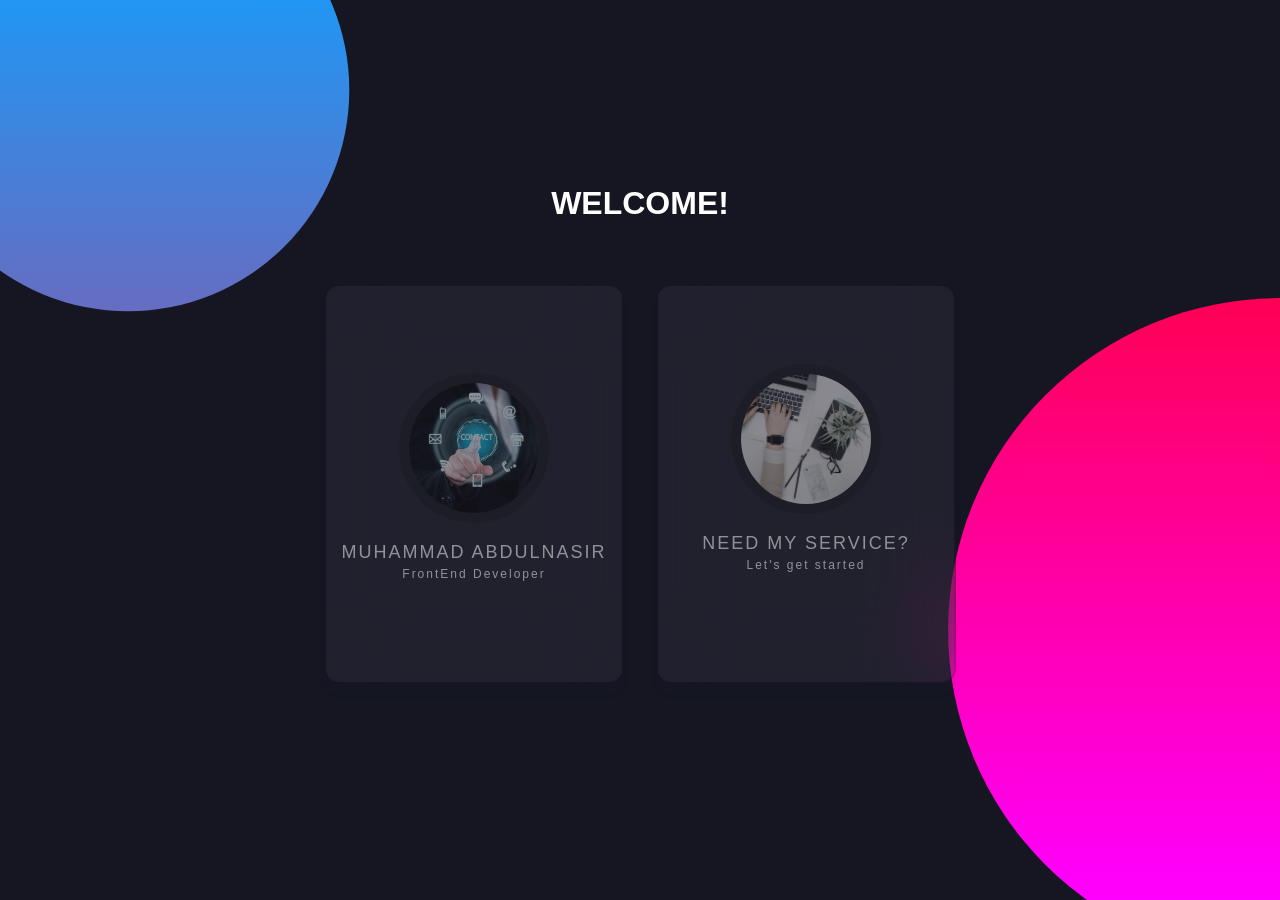
<file: welcome page.html>
<!DOCTYPE html>
<html lang="en">

<head>
    <meta charset="UTF-8">
    <meta name="viewport" content="width=device-width, initial-scale=1.0">
    <meta http-equiv="X-UA-Compatible" content="ie=edge">
    <title>PORTFOLIO</title>
    <link rel="stylesheet" href="CSS/welcomepage.css">
    <link rel="stylesheet" href="">
    <link rel="stylesheet" href="">
    <link rel="stylesheet" href="">
    <link rel="stylesheet" href="https://stackpath.bootstrapcdn.com/font-awesome/4.7.0/css/font-awesome.min.css">
</head>

<body>
    <h1 class="wel">WELCOME!</h1>

    <div class="container">

        <div class="card">
            <div class="content">
                <div class="img"><img src="src/webp/style.jpeg"></div>
                <div class="cardContent">
                    <h3>MUHAMMAD ABDULNASIR<br><span>FrontEnd Developer</span></h3>
                </div>
            </div>
            <ul class="sci">
                <li style="--i:1">
                    <a href="#" class="btn btn-green" style="margin-left: 15%;">Resume:</a>
                </li>

                <li style="--i:2">
                    <a href="#"> <button class="resume-btn" id="" onclick="openURL()">
        <div class="sign">
          <svg viewBox="0 0 640 512">
            <path
              d="M144 480C64.5 480 0 415.5 0 336c0-62.8 40.2-116.2 96.2-135.9c-.1-2.7-.2-5.4-.2-8.1c0-88.4 71.6-160 160-160c59.3 0 111 32.2 138.7 80.2C409.9 102 428.3 96 448 96c53 0 96 43 96 96c0 12.2-2.3 23.8-6.4 34.6C596 238.4 640 290.1 640 352c0 70.7-57.3 128-128 128H144zm79-167l80 80c9.4 9.4 24.6 9.4 33.9 0l80-80c9.4-9.4 9.4-24.6 0-33.9s-24.6-9.4-33.9 0l-39 39V184c0-13.3-10.7-24-24-24s-24 10.7-24 24V318.1l-39-39c-9.4-9.4-24.6-9.4-33.9 0s-9.4 24.6 0 33.9z" />
          </svg>
        </div>

        <div class="text"></div>
      </button></a>
                </li>

                <li style="--i:1">
                    <a href="portfolio.html" class="btn btn-green" style="margin-right: 17px;">Portfolio:</a>
                </li>
                <li style="--i:3">
                    <button id="enterportf"><a href="portfolio.html" class="enterportf">Enter</a></button>
                </li>
            </ul>
        </div>
        <div class="card">
            <div class="content">
                <div class="img"><img src="src/webp/clientphoto.jpeg"></div>
                <div class="cardContent">
                    <h3>NEED MY SERVICE?<br><span>Let's get started</span></h3>
                </div>
            </div><br>



            <ul class="sci btnservice">
                <li style="--i:1">
                    <button class="click-here"><a href="service.html">Click Here</a></button>
                </li>
            </ul>


            <ul class="sci about-section">
                <li style="--i:1">
                    <a href="#"><i class="fa fa-facebook" aria-hidden="true"></i></a>
                </li>
                <li style="--i:2">
                    <a href="#"><i class="fa fa-instagram" aria-hidden="true"></i></a>
                </li>
                <li style="--i:3">
                    <a href="#"><i class="fa fa-github" aria-hidden="true"></i></a>
                </li>
            </ul>
        </div>
    </div>


    <script>
        function openURL() {
            var url = "src/pdf/Vinod's Resume.pdf";

            window.open(url, "_blank");
        }
    </script>

    <script src=""></script>
</body>

</html>
</file>
<file: CSS/welcomepage.css>
@keyframes colorful {
    0% {
        filter: hue-rotate(0deg);
    }
    100% {
        filter: hue-rotate(360deg);
    }
}

*,
*::before,
*::after {
    margin: 0;
    padding: 0;
    box-sizing: border-box;
    text-decoration: none;
    list-style: none;
    outline: none;
    -webkit-appearance: none;
    -moz-appearance: none;
    appearance: none;
    border-style: none;
    color: #ffffff;
    -webkit-font-smoothing: antialiased;
    -moz-osx-font-smoothing: grayscale;
}

h1,
h2,
h3,
span,
p {
    font-family: "Montserrat", -apple-system, BlinkMacSystemFont, "Segoe UI", "Roboto", "Oxygen", "Ubuntu", "Cantarell", "Fira Sans", "Droid Sans", "Helvetica Neue", sans-serif;
}

html,
body {
    width: 100%;
    height: 100%;
    background: #161623;
    /*scrollbar-width: none;
  overflow: hidden;

  &::-webkit-scrollbar {
    width: 0;
  }*/
}

body {
    position: relative;
    overflow-y: auto;
    display: flex;
    justify-content: center;
    align-items: center;
    flex-direction: column;
    padding: 2em;
}

body::-webkit-scrollbar {
    background: #020202;
    width: 10px;
}

body::-webkit-scrollbar-track {
    background: #020202;
}

body::-webkit-scrollbar-thumb {
    background: #ffffff;
    border-radius: 1px;
}

body::before {
    content: "";
    position: absolute;
    top: 0;
    left: 0;
    width: 100%;
    height: 100%;
    background: linear-gradient(#f00, #f0f);
    -webkit-clip-path: circle(30% at right 70%);
    clip-path: circle(30% at right 70%);
}

body::after {
    content: "";
    position: absolute;
    top: 0;
    left: 0;
    width: 100%;
    height: 100%;
    background: linear-gradient(#2196f3, #e91e63);
    -webkit-clip-path: circle(20% at 10% 10%);
    clip-path: circle(20% at 10% 10%);
}

body .container {
    position: relative;
    z-index: 1;
    display: flex;
    justify-content: center;
    align-items: center;
    flex-direction: row;
    flex-wrap: wrap;
    padding: 1em;
}

body .container .card {
    position: relative;
    width: 300px;
    height: 400px;
    margin: 1em;
    background: rgba(255, 255, 255, 0.05);
    box-shadow: 0 15px 35px rgba(0, 0, 0, 0.2);
    border-radius: 15px;
    display: flex;
    justify-content: center;
    align-items: center;
    flex-direction: column;
    -webkit-backdrop-filter: blur(40px);
    backdrop-filter: blur(40px);
    border: solid 2px transparent;
    background-clip: padding-box;
    box-shadow: 0px 10px 10px rgba(46, 54, 68, 0.03);
}

body .container .card .content {
    position: relative;
    display: flex;
    justify-content: center;
    align-items: center;
    flex-direction: column;
    opacity: 0.5;
    transition: 0.5s;
}

body .container .card .content .img {
    position: relative;
    width: 150px;
    height: 150px;
    border-radius: 50%;
    overflow: hidden;
    border: 10px solid rgba(0, 0, 0, 0.25);
}

body .container .card .content .img img {
    position: absolute;
    top: 0;
    left: 0;
    width: 100%;
    height: 100%;
    -o-object-fit: cover;
    object-fit: cover;
}

body .container .card .content .cardContent h3 {
    color: #fff;
    text-transform: uppercase;
    letter-spacing: 2px;
    font-weight: 500;
    font-size: 18px;
    text-align: center;
    margin: 20px 0 10px;
    line-height: 1.1em;
}

body .container .card .content .cardContent h3 span {
    font-size: 12px;
    font-weight: 300;
    text-transform: initial;
}

body .container .card .sci {
    position: absolute;
    bottom: 50px;
    display: flex;
    justify-content: center;
    align-items: center;
    flex-direction: row;
}

body .container .card .sci li {
    margin: 0 10px;
    transform: translateY(40px);
    opacity: 0;
    transition: 0.5s;
    transition-delay: calc(0.1s * var(--i));
}

body .container .card .sci li a {
    font-size: 19px;
}

body .container .card:hover .content {
    opacity: 1;
    transform: translateY(-20px);
}

body .container .card:hover .sci li {
    transform: translateY(0px);
    opacity: 1;
}


/*# sourceMappingURL=familystyle.css.map */

body .container .card .btnservice {
    padding-bottom: 30px;
}

.wel {
    margin-bottom: 30px;
}

.about-section {
    margin-bottom: -13px;
}

.resume-btn {
    display: flex;
    align-items: center;
    justify-content: center;
    flex: 0 0 37px;
    width: 37px;
    min-width: 37px;
    height: 37px;
    min-height: 37px;
    padding: 0;
    background: linear-gradient(82.3deg, #965de9 10.8%, #6358ee 94.3%);
    border-radius: 50%;
    cursor: pointer;
    box-shadow: 2px 2px 10px rgba(0, 0, 0, .199);
    border: none;
}

.sign svg {
    display: block;
    fill: white;
    width: 17px;
    height: 17px;
}

.click-here {
    background: linear-gradient(#f00, #f0f);
    border-radius: 15px;
    height: 27px;
    padding: 0 10px 0 10px;
}

.click-here:hover {
    opacity: 0.5; /* Makes the element 80% visible on hover */
} 

.enterportf {
    display: inline-flex;
    align-items: center;
    justify-content: center;
    color: black;
    padding: 0 5px;
    font-size: 17px !important;
    cursor: pointer; /* Shows a hand cursor on hover */
    transition: opacity 0.2s ease-in-out; /* Smooth fade effect */
}

.enterportf:hover {
    opacity: 0.6; /* Subtle, clean transparency change */
}

#enterportf {
    margin-left: -30px;
    background: #c0c0c0;
    border-radius: 3px;
    height: 23px;
    border: none;
}

@media (max-width:768px) {
    body {
        height: auto;
    }
    body .wel {
        position: relative;
        z-index: 10;
    }
    body .container .card:hover .content {
        opacity: 1;
        transform: translateY(-20px);
    }
    body .container .card:hover .sci li {
        transform: translateY(0px);
        opacity: 1;
    }
}
</file>
<file: CSS/index.css>
/* ==========================================================================
   Index / Welcome Page Styles
   ========================================================================== */

/* Staggered transition animation delays for list items */
.sci li:nth-child(1),
.sci-item-1 {
  --i: 1;
}

.sci li:nth-child(2),
.sci-item-2 {
  --i: 2;
}

.sci li:nth-child(3),
.sci-item-3 {
  --i: 3;
}

.sci li:nth-child(4),
.sci-item-4 {
  --i: 4;
}

/* Specific link margins and alignments */
.sci .resume-link {
  margin-left: 15%;
}

.sci .portfolio-link {
  margin-right: 17px;
}

.sci {
  margin-right: 10px;
}

/* Mobile only: a touch more centre separation between the Resume/CV pair and
   the Portfolio/Enter pair in the FIRST card (second card untouched). */
@media (max-width: 768px) {
  body .container .card:first-child .sci li:nth-child(2) {
    margin-right: 8px;
  }
}

/* Narrow real phones (320-360px): pull the two action groups back together so
   the row stays narrower and clears the card edges. Type, icon, Enter button,
   item margins and .sci centering are untouched. */
@media (max-width: 360px) {
  body .container .card:first-child .sci li:nth-child(2) {
    margin-right: 6px;
  }
}
</file>
<file: CSS/portfolio.css>
#labelforsetting,
#labelforvisualmode,
#switchforvisualmode:checked + #labelforvisualmode {
  background-repeat: no-repeat;
  background-position: center;
}

.invertapplied {
  filter: invert(1);
}

noscript {
  width: 100%;
  height: 100%;
  background-color: var(--color-dark-mode);
  display: flex;
  align-items: center;
  position: fixed;
  justify-content: center;
  font-size: 4rem;
  color: #fff;
  z-index: 1000;
}

html {
  width: 100%;
  max-width: 100%;
  overflow-x: hidden;
}

body {
  background-color: var(--color-dark-mode);
  overflow-x: hidden;
  margin: 0;
  padding: 0;
  width: 100%;
  max-width: 100%;
  position: relative;
  min-height: 100%;
  overscroll-behavior-x: none;
}

main,
header,
footer {
  width: 100%;
  max-width: 100%;
  overflow-x: hidden;
}

#backtotopbutton article,
:root {
  font-family:
    Whitney,
    -apple-system,
    BlinkMacSystemFont,
    Segoe UI,
    Roboto,
    Helvetica,
    Arial,
    sans-serif;
}

.eye,
.image-div,
.logo,
.navbar,
.project-box,
.resume-btn,
footer {
  overflow: hidden;
}

.cta,
.github-redirect,
.navbar-tabs-ul a {
  text-decoration: none;
}

#GmailLogo,
.sign svg path {
  fill: white;
}

* {
  box-sizing: border-box;
  margin: 0;
  padding: 0;
  -webkit-user-select: none;
  -moz-user-select: none;
  -ms-user-select: none;
  user-select: none;
  -webkit-tap-highlight-color: transparent;
}

::selection {
  background-color: transparent;
}
::-moz-selection {
  background: 0 0;
}

html {
  font-size: 62.5%;
  scroll-behavior: smooth;
  text-rendering: optimizeLegibility;
  -webkit-font-smoothing: antialiased;
}

:root {
  cursor: default;
  --color-white: #fff;
  --color-black: #000;
  --color-dark-mode: #11111b;
  --color-light-mode: #ece7e1;
  --color-ddd-color: #ddd;
  --color-gray: #c4c4c4;
  --color-purple: #8000ff;
  --color-light-purple: #cf59e6;
  --color-light-blue: #6bc5f8;
  --color-navbarBorder-dark: #e2e2e207;
  --color-shadowDark: rgba(0, 0, 0, 0.137);
  --static-heading-gradient-blue: #b0f3f1;
  --static-heading-gradient-pink: #ffcfdf;
  --tech-stack-box-first-color: #1a1a29;
  --tech-stack-box-second-color: rgba(27, 27, 40, 0);
  --tech-stack-box-border-color: #292929;
  --font-base: "Fira Code", monospace;
  --font-heading: "Orbitron", sans-serif;
  --font-display: "Passions Conflict", cursive;
}

.footer-bottom article,
.getintouch-heading article,
.navbar-tabs-ul li,
.two-words article {
  font-family: var(--font-base), "Fira Code", monospace;
}

::-webkit-scrollbar {
  width: 5px;
}
::-webkit-scrollbar-track {
  background: #0a0a10;
}
::-webkit-scrollbar-thumb {
  background-color: #8000ff;
}

.cursor-inner {
  width: 8px;
  height: 8px;
}

.activeThistab:before,
.navbar-tabs-ul li:hover:before {
  background-color: var(--color-white);
  height: 10px;
  width: 10px;
  left: -20px;
}

.light-mode {
  --color-dark-mode: #ece7e1;
  --color-black: #fff;
  --color-white: #000;
  --color-ddd-color: rgb(31, 31, 31);
  --color-navbarBorder-dark: #d1d6eb;
  --static-heading-gradient-blue: #0f7878;
  --static-heading-gradient-pink: #f09bb9;
  --color-shadowDark: #e2ddd7;
  --tech-stack-box-first-color: #e7e2db;
  --tech-stack-box-second-color: #ece7e100;
  --tech-stack-box-border-color: #dad5cf;
}

/* Light mode: the desktop navbar pill stays dark, so its text stays white.
   Mobile chrome is themed as light glass inside the mobile media query. */
.light-mode .navbar-tabs-ul a,
.light-mode .navbar .welcomepage {
  color: #fff;
}

.light-mode .navbar-tabs-ul li:hover:before,
.light-mode .activeThistab:before {
  background-color: #fff;
}

.setting-container {
  width: 60px;
  height: 50px;
  margin-left: 50px;
  display: flex;
  align-items: center;
  gap: 30px;
  padding: 20px 0;
}

#labelforsetting {
  width: 40px;
  height: 40px;
  display: flex;
  align-items: center;
  justify-content: center;
  padding: 0 20px;
  background-image: url(../src/svg/settings-svgrepo-com.svg);
  background-size: contain;
  transition-duration: 0.5s;
  cursor: pointer;
}

.settingactivate {
  width: 200px;
}

.visualmodetogglebuttoncontainer {
  align-items: center;
  width: fit-content;
  transition-duration: 0.3s;
  height: fit-content;
  display: flex;
  justify-content: center;
  transform: translate(-50px) scale(0);
}

.visualmodeshow {
  transform: translate(0) scale(1);
}

#switchforsetting,
#switchforvisualmode,
.hamburger,
.mobiletogglemenu {
  display: none;
}

#switchforsetting:checked + #labelforsetting {
  transform: rotate(180deg);
}

#labelforvisualmode {
  position: relative;
  width: 40px;
  height: 40px;
  background-image: url(../src/png/crescent-moon\ \(1\).png);
  background-size: 50%;
  transition-duration: 0.5s;
  cursor: pointer;
}

#switchforvisualmode:checked + #labelforvisualmode {
  transform: rotate(360deg);
  background-image: url(../src/png/sun.png);
  background-size: 60%;
}

/* ===== SETTINGS / THEME CONTROL ===== */
.navbar > .setting-container {
  flex-shrink: 0;
}

#labelforsetting:focus-visible,
#labelforvisualmode:focus-visible,
.mobile-themebtn:focus-visible {
  outline: 2px solid rgba(255, 255, 255, 0.65);
  outline-offset: 3px;
}

.logo,
.logo:hover {
  transition-duration: 1s;
}

header {
  height: 115px;
  display: flex;
  align-items: flex-end;
  justify-content: center;
}

#preloader {
  width: 100%;
  height: 100%;
  display: flex;
  align-items: center;
  background-repeat: no-repeat;
  background-position: center;
  position: fixed;
  inset: 0;
  z-index: 99999;
  justify-content: center;
  overflow-y: hidden;
  background-color: var(--color-dark-mode);
  opacity: 1;
  visibility: visible;
  pointer-events: auto;
  transition:
    opacity 0.4s ease,
    visibility 0.4s ease;
}

#preloader::before {
  content: "";
  display: block;
  flex: none;
  width: clamp(72px, 10vw, 120px);
  height: clamp(72px, 10vw, 120px);
  background-image: url(../src/svg/Pulse-0.4s-200px.svg);
  background-repeat: no-repeat;
  background-position: center;
  background-size: contain;
  filter: invert(1);
}

.light-mode #preloader::before {
  filter: none;
}

#preloader.preloader-hidden {
  opacity: 0;
  visibility: hidden;
  pointer-events: none;
}

@media (prefers-reduced-motion: reduce) {
  #preloader {
    transition:
      opacity 0.15s linear,
      visibility 0.15s linear;
  }

  #preloader::before {
    width: clamp(64px, 8vw, 104px);
    height: 4px;
    border-radius: 4px;
    background-image: linear-gradient(
      90deg,
      var(--color-purple),
      var(--color-light-blue)
    );
    filter: none;
  }
}

/* Base Navbar */
.navbar {
  display: flex;
  align-items: center;
  position: fixed;
  background: rgba(17, 17, 27, 0.6);
  backdrop-filter: blur(15px);
  -webkit-backdrop-filter: blur(15px);
  border: none;
  border-radius: 50px;
  height: 80px;
  width: 80%;
  padding: 0 20px;
  justify-content: space-between;
  z-index: 1000;
  box-shadow: none;
  transition:
    background 0.4s ease,
    backdrop-filter 0.4s ease,
    box-shadow 0.4s ease,
    border 0.4s ease;
}

/* Navbar when scrolled -- DEEP GLASS with magical glow */
.navbar.scrolled {
  background: rgba(17, 17, 27, 0.85);
  backdrop-filter: blur(25px);
  -webkit-backdrop-filter: blur(25px);
}

.navbar-tabs {
  height: 100%;
  align-items: center;
  display: flex;
  width: 80%;
}

.logo,
.navbar-tabs-ul li {
  position: relative;
  display: flex;
}

.navbar-tabs-ul {
  height: 100%;
  align-items: center;
  width: 100%;
  display: flex;
  list-style: none;
  justify-content: flex-end;
  gap: 50px;
  color: var(--color-white);
}

.navbar-tabs-ul li {
  width: fit-content;
  height: 30px;
  text-align: center;
  align-items: center;
  justify-content: center;
  font-size: 1.5rem;
}

.navbar-tabs-ul li:hover:before {
  content: "";
  position: absolute;
  border-radius: 5px;
  z-index: -1;
}

.navbar-tabs-ul a {
  color: var(--color-white);
}

.navbar-tabs-ul a,
.navbar .welcomepage {
  font-family: var(--font-heading);
  letter-spacing: 0.08em;
  text-transform: uppercase;
  font-weight: 600;
}

.logo,
.hey {
  font-family: var(--font-display);
}

h1,
h2,
h3 {
  font-family: var(--font-heading);
}

.logo {
  width: 10%;
  height: 100%;
  flex-direction: column;
  align-items: center;
  justify-content: space-between;
  -webkit-user-select: none;
  -moz-user-select: none;
  -ms-user-select: none;
  user-select: none;
  margin-top: 25px;
}

.hey {
  color: #fff;
  position: absolute;
  font-size: 2.5rem;
  font-weight: 300;
  background-color: #20222e;
  padding: 5px 10px;
  border-radius: 20px;
  left: 120px;
  bottom: 80px;
  opacity: 0;
}

#work,
.about-info p,
.activeThistab {
  color: var(--color-white);
}

.blob,
.blob1,
.eye,
.pupil {
  border-radius: 50%;
}

.popup {
  animation: 3s linear pop-up;
}

@keyframes pop-up {
  from {
    bottom: -50px;
    left: 50px;
    opacity: 1;
  }
  to {
    opacity: 0;
  }
}

.logo-top {
  width: 100%;
  align-items: center;
  display: flex;
  height: 100%;
  justify-content: center;
  transform-origin: bottom;
  position: relative;
}

.activeThistab:before {
  content: "";
  position: absolute;
  border-radius: 50%;
  z-index: -1;
}

.face {
  width: 100%;
  align-items: center;
  display: flex;
  position: absolute;
  height: 74%;
  bottom: 0;
  justify-content: center;
  gap: 5px;
  z-index: 1;
  padding-left: 1px;
}

.logo-top img {
  height: 100%;
  z-index: 2;
}

.eye {
  width: 8px;
  height: 8px;
  display: flex;
  align-items: center;
  justify-content: center;
  background-color: #fff;
}

.left-eye {
  box-shadow: -1px -2px 2px rgba(0, 0, 0, 0.589) inset;
}
.right-eye {
  box-shadow: 1px 3px 2px rgba(0, 0, 0, 0.589) inset;
}

.pupil {
  width: 3.5px;
  height: 3.5px;
  background: #241010;
}

.logo:hover {
  transform: translateY(50px);
}

.dp::after,
.dp::before {
  height: 300px;
  z-index: -2;
  content: "";
}

.about-info p {
  font-weight: 400;
  font-size: 2rem;
  line-height: 25px;
}

.resume-btn,
.sign {
  align-items: center;
  transition-duration: 0.3s;
  display: flex;
}

.resume-btn {
  margin-top: 25px;
  justify-content: flex-start;
  width: 45px;
  height: 45px;
  border: none;
  border-radius: 50%;
  cursor: pointer;
  box-shadow: 2px 2px 10px rgba(0, 0, 0, 0.199);
  background: linear-gradient(82.3deg, #965de9 10.8%, #6358ee 94.3%);
  position: relative;
}

.dp::after,
.dp::before,
.text {
  position: absolute;
}

.sign {
  width: 100%;
  justify-content: center;
}

.sign svg {
  width: 17px;
}

.text {
  right: 0;
  width: 0%;
  opacity: 0;
  font-size: 1em;
  font-weight: 600;
  transition-duration: 0.3s;
}

.resume-btn:hover {
  width: 130px;
  border-radius: 40px;
}

.resume-btn:hover .sign {
  width: 30%;
  padding-left: 20px;
}

.resume-btn:hover .text {
  opacity: 1;
  width: 70%;
  padding-right: 10px;
}

.dp,
.dp::after,
.dp::before,
.dp:hover::after,
.dp:hover::before {
  transition-duration: 0.5s;
}

.resume-btn:active {
  transform: translate(2px, 2px);
}

.about-section-container {
  width: 100%;
  display: flex;
  align-items: center;
  justify-content: center;
  flex-direction: column;
  padding-top: 47px;
  height: calc(100vh + 40px);
}

.about-section,
.projects-section-div,
.skills-section {
  width: 60%;
  display: flex;
  flex-direction: column;
  align-items: center;
  justify-content: center;
}

.section-heading {
  width: 100%;
  display: flex;
  align-items: center;
  gap: 10px;
  position: relative;
}

.dp img,
.dp::after,
.dp::before {
  width: 300px;
}

.section-heading-article {
  font-size: 3rem;
  font-family: var(--font-base), "Fira Code", monospace;
  font-weight: 500;
  background-image: linear-gradient(
    90deg,
    var(--static-heading-gradient-blue),
    var(--static-heading-gradient-pink)
  );
  background-clip: text;
  -webkit-background-clip: text;
  -webkit-text-fill-color: transparent;
}

.sectionHeadingP {
  width: 300px;
  height: 1px;
  background-image: linear-gradient(
    90deg,
    var(--static-heading-gradient-blue),
    var(--static-heading-gradient-pink)
  );
}

.info-dp-section {
  width: 100%;
  display: flex;
  margin-top: 30px;
}

.about-info {
  width: 60%;
  display: flex;
  flex-direction: column;
}

.dp {
  width: 40%;
  display: flex;
  align-items: flex-start;
  justify-content: center;
  position: relative;
}

.dp::before {
  box-shadow:
    2px 2px 0 inset #8000ff,
    -2px -2px 0 inset transparent;
}

.dp::after {
  box-shadow:
    2px 2px 0 inset transparent,
    -2px -2px 0 inset #8000ff;
}

.dp:hover::after {
  transform: translate(20px, 20px);
}
.dp:hover::before {
  transform: translate(-20px, -20px);
}

.skills-section-container {
  padding-top: 150px;
  width: 100%;
  display: flex;
  align-items: center;
  justify-content: center;
}

.tech-stack-wrapper {
  width: 100%;
  display: flex;
  align-items: center;
  justify-content: center;
  flex-wrap: wrap;
  gap: 50px;
  margin-top: 50px;
}

.frontend-dev-section {
  width: 100%;
  margin-top: 50px;
}

.frontend-dev-heading {
  width: 100%;
  text-align: center;
  display: flex;
  justify-content: center;
  align-items: center;
  font-size: 3rem;
  font-weight: 900;
  height: 100px;
  letter-spacing: 5px;
  background-image: -webkit-gradient(
    linear,
    left top,
    right top,
    var(--static-heading-gradient-blue),
    var(--static-heading-gradient-pink)
  );
  background-image: -webkit-linear-gradient(
    left,
    var(--static-heading-gradient-blue),
    var(--static-heading-gradient-pink)
  );
  background-image: linear-gradient(
    90deg,
    var(--static-heading-gradient-blue),
    var(--static-heading-gradient-pink)
  );
  background-clip: text;
  -webkit-background-clip: text;
  -webkit-text-fill-color: transparent;
}

.project-box,
.tech-stack-box {
  background: rgba(255, 255, 255, 0.03);
  backdrop-filter: blur(12px);
  -webkit-backdrop-filter: blur(12px);
  box-shadow: 0 4px 30px rgba(0, 0, 0, 0.1);
}

.tech-stack-box,
.tooltip {
  align-items: center;
  display: flex;
}

.tech-stack-box {
  width: 160px;
  height: 160px;
  justify-content: center;
  border-radius: 30px;
  border: 1px solid var(--tech-stack-box-border-color);
  position: relative;
}

.tech-stack-box img {
  width: 80%;
}

.tech-stack-box:hover .tooltip {
  opacity: 1;
  transition-duration: 0.3s;
}

.tooltip {
  position: absolute;
  top: -20px;
  opacity: 0;
  background: linear-gradient(
    to bottom right,
    var(--tech-stack-box-first-color),
    var(--tech-stack-box-second-color)
  );
  border: 1px solid var(--tech-stack-box-border-color);
  padding: 5px 10px;
  border-radius: 5px;
  justify-content: center;
  transition-duration: 0.2s;
  pointer-events: none;
  letter-spacing: 0.5px;
  font-size: 1.6rem;
  backdrop-filter: blur(5px);
  font-weight: 500;
  color: white;
}

.cta,
.cta span,
.cta svg,
.project-box,
footer {
  position: relative;
}

.projects-section-container {
  padding: 150px 0;
  display: flex;
  align-items: center;
  justify-content: center;
  width: 100%;
}

.project-boxes-div {
  width: 100%;
  height: fit-content;
  display: flex;
  flex-direction: column;
  justify-content: center;
  align-items: center;
  gap: 50px;
  padding: 50px;
}

.cta:hover:before,
.project-box-wrapper {
  width: 100%;
}

.project-box {
  width: 100%;
  height: 400px;
  display: flex;
  flex-direction: row;
  justify-content: space-between;
  transition-duration: 0.3s;
  border-radius: 30px;
  border: 1px solid var(--tech-stack-box-border-color);
}

.info-div {
  width: 50%;
  height: 100%;
  display: flex;
  flex-direction: column;
  align-items: flex-start;
  justify-content: center;
  gap: 20px;
  padding: 0 40px;
}

.faviconforProject {
  width: 30px;
  border-radius: 50%;
}

.image-div {
  width: 50%;
  height: 100%;
  padding-top: 70px;
  padding-left: 10px;
}

.image-div img {
  height: 100%;
  border-top-left-radius: 30px;
}

.ProjectHeading {
  color: var(--color-white);
  font-size: 3.4rem;
  font-weight: 700;
}

.ProjectDescription {
  color: gray;
  font-size: 1.7rem;
  font-weight: 400;
}

.project-buttons {
  width: 100%;
  display: flex;
  align-items: center;
  justify-content: flex-start;
  gap: 20px;
}

.github-redirect {
  width: 50px;
}

.github-redirect img {
  width: 45px;
  height: auto;
  transition: 0.3s;
  filter: brightness(2);
}

.github-redirect:hover img {
  filter: brightness(4);
}

.cta {
  padding: 12px 18px;
  transition: 0.2s;
  border: none;
  background: 0 0;
  cursor: pointer;
  display: flex;
  align-items: center;
  justify-content: flex-start;
}

.cta::before {
  content: "";
  position: absolute;
  left: 0;
  display: block;
  border-radius: 50px;
  background: #2b2f4e;
  width: 45px;
  height: 45px;
  transition: 0.3s;
}

.cta span {
  font-size: 1.8rem;
  font-weight: 600;
  letter-spacing: 0.05em;
  color: var(--color-light-blue);
}

.cta svg {
  top: 0;
  margin-left: 10px;
  fill: none;
  stroke-linecap: round;
  stroke-linejoin: round;
  stroke: var(--color-light-blue);
  stroke-width: 2;
  transform: translateX(-5px);
  transition: 0.3s;
}

.cta:hover svg {
  stroke: white;
  transform: translateX(0);
}

.cta:active {
  transform: scale(0.95);
}

#backtotopbutton {
  position: fixed;
  right: 10px;
  bottom: 0;
  flex-direction: column;
  align-items: center;
  justify-content: center;
  border: none;
  width: 3rem;
  height: 15rem;
  z-index: 101;
  text-align: center;
  transition: 0.4s;
  display: none;
  background: transparent;
}

#backtotopbutton article {
  font-size: 1.5rem;
  color: var(--color-white);
  font-weight: 400;
  writing-mode: vertical-rl;
  mix-blend-mode: difference;
}

#backtotopbutton:hover {
  transform: translate(0, -20px);
  text-decoration: line-through var(--color-white);
}

footer {
  width: 100%;
  height: fit-content;
  border-top: 1px solid var(--tech-stack-box-border-color);
  overflow: visible;
}

.footer-background {
  width: 100%;
  height: 100vh;
  background-color: #0b0b0b;
  display: flex;
  align-items: flex-end;
  justify-content: center;
  z-index: 1;
}

.footer-blob {
  width: 100%;
  height: 200px;
  background-color: var(--color-light-purple);
  border-radius: 50%;
  filter: blur(100px);
  opacity: 0.7;
}

.footer-foreground {
  position: absolute;
  top: 0;
  width: 100%;
  height: 100vh;
  display: flex;
  align-items: flex-end;
  justify-content: center;
  backdrop-filter: blur(10px);
}

.footercontainer {
  width: 100%;
  display: flex;
  flex-direction: column;
  align-items: center;
  justify-content: flex-end;
}

.two-words {
  color: #b3b3b3;
  width: 100%;
  display: flex;
  align-items: center;
  justify-content: center;
  height: 100%;
}

.getintouch-heading {
  height: 80px;
  width: 100%;
  display: flex;
  align-items: center;
  justify-content: center;
}

.logos {
  height: 80px;
  width: 100%;
  display: flex;
  gap: 30px;
  justify-content: center;
  align-items: center;
}

.two-words article {
  font-size: 3rem;
}

.social-media-container {
  display: flex;
  flex-direction: column;
  align-items: center;
  justify-content: center;
  width: 100%;
}

.social-media-container a {
  width: 60px;
  height: 60px;
  display: flex;
  align-items: center;
  justify-content: center;
  text-decoration: none;
  padding: 10px;
  border-radius: 50%;
  border: 2px solid #e2dede;
  position: relative;
  box-shadow: 0 0 0 #8000ff inset;
  transition-duration: 0.3s;
}

.getintouch-heading article {
  -webkit-text-fill-color: transparent;
  font-size: 2rem;
  background: linear-gradient(
    -45deg,
    var(--color-light-blue),
    var(--color-light-purple),
    var(--color-light-blue),
    var(--color-light-purple)
  );
  background-clip: text;
  -webkit-background-clip: text;
  font-weight: 700;
}

.footer-bottom article {
  font-size: 1.5rem;
  color: #b0b0b0;
}

.SocialHandle {
  fill: white;
  width: 60%;
}

#GmailLogo {
  height: 70%;
}

.social-media-container a:hover {
  box-shadow: 0 0 50px 100px #8000ff inset;
  transition-duration: 1s;
  border: none;
}

.social-media-container a::before {
  position: absolute;
  content: "";
  width: 100%;
  height: 100%;
  left: 0;
  border-radius: 50%;
  transform: scale(0);
  background-color: transparent;
  transition-duration: 0.3s;
  z-index: -1;
}

.social-media-container a:hover::before {
  transform: scale(1);
}

.footer-avatar-container {
  width: 220px;
  margin-top: 20px;
  position: relative;
  display: flex;
  align-items: flex-end;
  justify-content: center;
}

.footer-avatar-img {
  width: 100%;
  z-index: 2;
}

.footer-avatar-face {
  position: absolute;
  top: 0;
  width: 100%;
  height: 84%;
  z-index: 1;
  display: flex;
  align-items: center;
  justify-content: center;
  gap: 2px;
}

.footer-avatar-eye {
  width: 50px;
  height: 50px;
  background-color: #dfd2d2;
  border-radius: 50%;
  display: flex;
  align-items: center;
  justify-content: center;
}

.footer-pupil {
  width: 20px;
  height: 20px;
  background-color: #000;
  border-radius: 50%;
  border: 5px solid #413333;
  filter: blur(0.6px);
}

.footer-right-eye,
.footer-left-eye {
  position: relative;
}

.footer-right-eye {
  box-shadow:
    15px 15px 5px rgba(0, 0, 0, 0.233) inset,
    10px 10px 5px rgba(41, 33, 33, 0.644) inset;
}

.footer-left-eye {
  box-shadow: -10px -15px 5px rgba(0, 0, 0, 0.349) inset;
}

.footer-avatar-eye::before {
  position: absolute;
  content: "";
  width: 2px;
  height: 5px;
  border-radius: 50%;
  background-color: rgba(214, 214, 214, 0.726);
  z-index: 2;
  filter: blur(0.2px);
  left: 15px;
  transform: rotate(45deg);
}

.footer-bottom {
  background-color: #0b0b0b;
  width: 100%;
  display: flex;
  align-items: center;
  justify-content: center;
  height: 80px;
  z-index: 3;
}

/* ===== LIGHT MODE: FOOTER ===== */
.light-mode .footer-background {
  background-color: rgba(255, 255, 255, 0.55);
}

.light-mode .footer-blob {
  opacity: 0.4;
}

.light-mode .footer-bottom {
  background-color: rgba(255, 255, 255, 0.5);
  border-top: 1px solid rgba(17, 17, 27, 0.08);
}

.light-mode .two-words {
  color: #4b4a52;
}

.light-mode .footer-bottom article {
  color: #55535c;
}

.light-mode .social-media-container a {
  border-color: rgba(17, 17, 27, 0.16);
}

.light-mode .SocialHandle,
.light-mode #GmailLogo {
  fill: #26262b;
}

@media screen and (max-width: 1920px) {
  html {
    font-size: 60%;
  }
}

@media screen and (max-width: 1200px) {
  .projects-section-div,
  .skills-section {
    width: 80%;
  }
  .about-section {
    width: 80%;
  }
  .logo:hover {
    transform: translateY(200px);
  }
}

@media screen and (max-width: 998px) {
  #about {
    margin-top: 20%;
  }

  .home.bk {
    display: none !important;
  }

  .bk {
    display: none;
  }

  .navbar .home {
    margin-right: -120px;
    width: 30% !important;
  }

  #hamburger-button {
    background-color: transparent;
  }

  .mobile-navbar-tabs-ul a,
  .mobiletogglemenu {
    text-decoration: none;
  }

  .activeThismobiletab,
  .mobile-navbar-tabs-ul a {
    color: var(--color-white);
  }

  html {
    font-size: 55%;
  }

  .blob,
  .blob1,
  .cursor-inner,
  .cursor-outer,
  .navbar-tabs-ul {
    display: none;
  }

  body.stopscrolling {
    overflow: hidden;
    height: 100%;
  }

  .hamburger {
    background-color: transparent;
    position: fixed;
    top: 0;
    left: 0;
    width: 100%;
    max-width: 100%;
    height: 115px;
    display: flex;
    align-items: flex-end;
    justify-content: center;
    z-index: 1001;
    padding: 0 5%;
  }

  .activeThismobiletab:before,
  .burger-bar {
    background-color: var(--color-white);
  }

  .hamburgerbase {
    width: 80%;
    height: 80px;
    display: flex;
    align-items: center;
    justify-content: flex-end;
    padding: 20px;
  }

  #hamburger-button {
    font-size: 3rem;
    font-weight: 800;
    width: 4.5rem;
    height: 3.5rem;
    border: none;
    display: flex;
    flex-direction: column;
    align-items: center;
    justify-content: space-between;
  }

  #burger-bar1,
  #burger-bar2,
  #burger-bar3 {
    height: 3px;
    border-radius: 0;
    transition-duration: 0.3s;
  }

  #burger-bar1,
  #burger-bar3 {
    width: 60%;
  }
  #burger-bar2 {
    width: 100%;
  }

  /* ===== MOBILE NAVBAR GLASS ===== */
  .navbar {
    background: rgba(17, 17, 27, 0.26);
    backdrop-filter: blur(22px);
    -webkit-backdrop-filter: blur(22px);
    border: 1px solid rgba(255, 255, 255, 0.09);
    box-shadow: 0 10px 30px rgba(3, 5, 14, 0.3);
  }

  .navbar.scrolled {
    background: rgba(17, 17, 27, 0.4);
    backdrop-filter: blur(26px);
    -webkit-backdrop-filter: blur(26px);
  }

  /* Hamburger sits on the glass, keep the bars readable */
  #hamburger-button {
    filter: drop-shadow(0 2px 6px rgba(0, 0, 0, 0.45));
  }

  /* ===== KO-FI FLOATING WIDGET OFF ON MOBILE ===== */
  div[id^="kofi-widget-overlay-"],
  .floatingchat-container-wrap,
  .floatingchat-container-wrap-mobi {
    display: none !important;
  }

  /* ===== MOBILE MENU FIX ===== */
  .mobiletogglemenu {
    background:
      radial-gradient(
        circle at 85% 15%,
        rgba(171, 92, 255, 0.22) 0%,
        transparent 55%
      ),
      radial-gradient(
        circle at 15% 85%,
        rgba(107, 197, 248, 0.18) 0%,
        transparent 50%
      ),
      linear-gradient(135deg, rgba(17, 17, 27, 0.95), rgba(12, 12, 18, 0.97));
    backdrop-filter: blur(20px);
    -webkit-backdrop-filter: blur(20px);
    border: none;
    border-radius: 0;
    z-index: 9990;
    height: 100dvh;
    min-height: 100svh;
    width: min(100%, 420px);
    max-width: 100%;
    position: fixed;
    top: 0;
    right: 0;
    list-style: none;
    font-size: 2rem;
    cursor: pointer;
    display: flex;
    flex-direction: column;
    justify-content: center;
    align-items: center;
    padding: 24px 16px;
    transform: translateX(100%);
    transition:
      transform 0.45s cubic-bezier(0.22, 1, 0.36, 1),
      visibility 0.3s ease;
    visibility: hidden;
    pointer-events: none;
    box-shadow: none;
    overflow-y: auto;
    overflow-x: hidden;
    -webkit-overflow-scrolling: touch;
  }

  .mobiletogglemenu > * {
    position: relative;
    z-index: 1;
  }

  .show-toggle-menu {
    transform: translateX(0);
    visibility: visible;
    pointer-events: auto;
  }

  /* Overlay */
  .menu-overlay {
    position: fixed;
    inset: 0;
    width: 100%;
    height: 100dvh;
    min-height: 100svh;
    background: rgba(0, 0, 0, 0.5);
    z-index: 9989;
    opacity: 0;
    pointer-events: none;
    transition: opacity 0.3s ease;
  }

  .menu-overlay.show {
    opacity: 1;
    pointer-events: auto;
  }

  /* Close button */
  .mobile-close-btn {
    position: absolute;
    top: 24px;
    right: 24px;
    font-size: 3.2rem;
    font-weight: 300;
    background: rgba(255, 255, 255, 0.06);
    border: 1px solid rgba(255, 255, 255, 0.08);
    border-radius: 999px;
    color: var(--color-white);
    cursor: pointer;
    z-index: 999999;
    padding: 6px 12px;
    transition:
      transform 0.3s ease,
      background 0.2s ease;
  }

  .mobile-close-btn:hover {
    transform: rotate(90deg);
    background: rgba(255, 255, 255, 0.1);
  }

  /* Desktop settings panel is desktop only, the drawer gets the theme toggle */
  .setting-container {
    display: none;
  }

  /* Drawer layout: the nav panel takes the free space and the theme button stays
     pinned below it, so it is always visible. The drawer still scrolls when the
     content does not fit. */
  .mobile-themebtn {
    flex: 0 0 auto;
    margin-top: 16px;
    width: 46px;
    height: 46px;
    border-radius: 999px;
    border: 1px solid rgba(255, 255, 255, 0.12);
    background-color: rgba(255, 255, 255, 0.025);
    background-image: url(../src/png/crescent-moon\ \(1\).png);
    background-size: 50%;
    background-repeat: no-repeat;
    background-position: center;
    cursor: pointer;
    transition:
      transform 0.2s ease,
      background-color 0.2s ease,
      border-color 0.2s ease;
  }

  .light-mode .mobile-themebtn {
    background-color: rgba(255, 255, 255, 0.55);
    background-image: url(../src/png/sun.png);
    background-size: 60%;
    border-color: rgba(17, 17, 27, 0.12);
  }

  .mobile-themebtn:hover {
    background-color: rgba(255, 255, 255, 0.1);
    border-color: rgba(255, 255, 255, 0.2);
    transform: translateY(-1px);
  }

  .mobile-navbar-tabs-ul {
    width: 100%;
    height: auto;
    flex: 1 1 auto;
    min-height: 0;
    display: flex;
    flex-direction: column;
    justify-content: center;
    align-items: center;
    gap: 18px;
    padding: 24px 12px;
    border-radius: 26px;
    background: linear-gradient(
      180deg,
      rgba(255, 255, 255, 0.05),
      rgba(255, 255, 255, 0.025)
    );
    border: 1px solid rgba(255, 255, 255, 0.07);
    box-shadow: inset 0 1px 0 rgba(255, 255, 255, 0.04);
  }

  .mobile-navbar-tabs-li {
    text-align: center;
    display: flex;
    align-items: center;
    justify-content: center;
    font-size: 1.8rem;
    font-weight: 600;
    position: relative;
    cursor: pointer;
    font-family: fira code;
    width: 100%;
    min-height: 46px;
    margin: 0;
  }

  /* Raised + separated from the About/Skills/Projects group.
     Negative top margin pulls it up, the larger bottom margin restores the
     total height so the other items keep their exact positions. */
  .mobile-navbar-tabs-li.home {
    width: 100% !important;
    margin: 0 !important;
    margin-top: -12px !important;
    margin-bottom: 30px !important;
  }

  .mobile-navbar-tabs-li a {
    display: flex;
    align-items: center;
    justify-content: center;
    width: 100%;
    height: 100%;
    padding: 10px 14px;
    white-space: nowrap;
    border-radius: 999px;
    border: 1px solid transparent;
    background: rgba(255, 255, 255, 0.025);
    box-shadow: inset 0 0 0 1px rgba(255, 255, 255, 0.02);
    transition:
      transform 0.2s ease,
      background 0.2s ease,
      border-color 0.2s ease;
  }

  .mobile-navbar-tabs-li:hover a,
  .mobile-navbar-tabs-li.activeThismobiletab a {
    background: linear-gradient(
      90deg,
      rgba(128, 0, 255, 0.22),
      rgba(107, 197, 248, 0.16)
    );
    border-color: rgba(255, 255, 255, 0.12);
    transform: translateX(-3px);
  }

  /* ===== LIGHT MODE: MOBILE NAVBAR + DRAWER (light glass) ===== */
  .light-mode .navbar {
    background: rgba(255, 255, 255, 0.5);
    border-color: rgba(17, 17, 27, 0.1);
    box-shadow: 0 10px 30px rgba(31, 27, 54, 0.18);
  }

  .light-mode .navbar.scrolled {
    background: rgba(255, 255, 255, 0.62);
  }

  .light-mode .mobiletogglemenu {
    background:
      radial-gradient(
        circle at 85% 15%,
        rgba(171, 92, 255, 0.18) 0%,
        transparent 55%
      ),
      radial-gradient(
        circle at 15% 85%,
        rgba(107, 197, 248, 0.2) 0%,
        transparent 50%
      ),
      linear-gradient(
        135deg,
        rgba(255, 255, 255, 0.72),
        rgba(236, 231, 225, 0.78)
      );
  }

  .light-mode .mobile-navbar-tabs-ul {
    background: linear-gradient(
      180deg,
      rgba(255, 255, 255, 0.66),
      rgba(255, 255, 255, 0.4)
    );
    border-color: rgba(17, 17, 27, 0.1);
    box-shadow: inset 0 1px 0 rgba(255, 255, 255, 0.6);
  }

  .light-mode .mobile-navbar-tabs-li a {
    background: rgba(255, 255, 255, 0.5);
    box-shadow: inset 0 0 0 1px rgba(17, 17, 27, 0.05);
  }

  .light-mode .mobile-navbar-tabs-li:hover a,
  .light-mode .mobile-navbar-tabs-li.activeThismobiletab a {
    background: linear-gradient(
      90deg,
      rgba(128, 0, 255, 0.16),
      rgba(107, 197, 248, 0.18)
    );
    border-color: rgba(17, 17, 27, 0.14);
  }

  .light-mode .mobile-close-btn {
    background: rgba(255, 255, 255, 0.55);
    border-color: rgba(17, 17, 27, 0.12);
  }

  .light-mode .mobile-close-btn:hover {
    background: rgba(255, 255, 255, 0.78);
  }

  .about-info,
  .dp,
  .info-dp-section {
    width: 100%;
    display: flex;
  }

  .info-dp-section {
    flex-direction: column;
    gap: 30px;
  }

  .dp {
    align-items: center;
  }

  .activeThismobiletab:before {
    content: "";
    position: absolute;
    height: 10px;
    width: 10px;
    left: -20px;
    border-radius: 50%;
  }

  .project-box {
    flex-direction: column;
    height: 800px;
  }

  .image-div,
  .info-div {
    width: 100%;
    height: 50%;
  }

  .image-div {
    padding: 0 0 0 80px;
  }
}

@media screen and (max-width: 768px) {
  html {
    font-size: 50%;
  }
  .bk {
    display: none;
  }
  #work {
    font-size: 5.5rem;
  }
  .setting-container {
    margin-left: 0;
  }
  .dp::after,
  .dp::before {
    display: none;
  }
  .logo {
    width: 18%;
  }
  .project-boxes-div {
    padding: 40px 0;
  }
}

@media screen and (max-width: 500px) {
  html {
    font-size: 45%;
  }
  .bk {
    display: none;
  }
  .hamburgerbase,
  .navbar {
    height: 70px;
  }
  #hamburger {
    margin-right: 20px;
    height: 115px;
    align-items: flex-end;
  }
  .two-words article {
    font-size: 2.5rem;
  }
  .hey {
    left: 70px;
  }
  .project-box {
    height: 550px;
  }
  .info-div {
    height: 60%;
  }
  .image-div {
    height: 40%;
    padding-left: 50px;
  }
  .image-div img {
    border-top-left-radius: 10px;
  }
  .tech-stack-wrapper {
    display: grid;
    grid-template-columns: 1fr 1fr;
    gap: 20px;
  }
  .tech-stack-box {
    width: 100%;
    height: calc(76vw / 2);
  }
}

@media screen and (max-width: 430px) {
  .info-div {
    padding: 0 30px;
  }
  .two-words article {
    font-size: 2.2rem;
  }
}

@media screen and (max-width: 375px) {
  html {
    font-size: 42%;
  }
  .dp img {
    width: 200px;
  }
  .two-words {
    height: 50px;
  }
  .two-words article {
    font-size: 2rem;
  }
  .footer-bottom article {
    font-size: 1.3rem;
  }
  .logos {
    gap: 20px;
  }
}

@media screen and (max-width: 300px) {
  .two-words {
    align-items: flex-end;
  }
  .two-words article {
    font-size: 1.5rem;
  }
  .footer-bottom article {
    font-size: 1rem;
  }
  .social-media-container a {
    width: 50px;
    height: 50px;
  }
}

/* ===== GLOBAL TOOLTIP ===== */
.global-tooltip {
  position: fixed;
  background: linear-gradient(
    to bottom right,
    var(--tech-stack-box-first-color),
    var(--tech-stack-box-second-color)
  );
  border: 1px solid var(--tech-stack-box-border-color);
  padding: 5px 10px;
  border-radius: 5px;
  font-size: 1.6rem;
  font-weight: 500;
  color: white;
  backdrop-filter: blur(5px);
  pointer-events: none;
  opacity: 0;
  transition: opacity 0.2s ease;
  white-space: nowrap;
  z-index: 9999;
}

.global-tooltip.visible {
  opacity: 1;
}

.home.bk {
  background: rgba(255, 255, 255, 0.08);
  border: 1px solid rgba(255, 255, 255, 0.12);
  border-radius: 999px;
  padding: 0 18px;
  min-height: 40px;
  cursor: pointer;
  display: inline-flex;
  align-items: center;
  justify-content: center;
  position: relative;
  box-shadow: 0 18px 40px rgba(0, 0, 0, 0.12);
  backdrop-filter: blur(14px);
  -webkit-backdrop-filter: blur(14px);
  transition:
    transform 0.2s ease,
    background 0.2s ease,
    box-shadow 0.2s ease,
    border-color 0.2s ease;
}

.home.bk:hover {
  background: rgba(255, 255, 255, 0.14);
  border-color: rgba(255, 255, 255, 0.22);
  transform: translateY(-1px);
  box-shadow: 0 22px 50px rgba(0, 0, 0, 0.16);
}

.welcomepage {
  font-size: 1.8rem;
  text-decoration: none;
  color: var(--color-white);
  font-family: var(--font-base), "Fira Code", monospace;
  letter-spacing: 0.02em;
  display: inline-flex;
  align-items: center;
  justify-content: center;
  width: 100%;
  height: 100%;
}

/* ===== BLOB1 ===== */
.blob1 {
  position: absolute;
  right: -10%;
  top: -40px;
  background: radial-gradient(
    circle,
    var(--color-light-purple) 0%,
    transparent 70%
  );
  width: 450px;
  height: 450px;
  border-radius: 50%;
  filter: blur(80px);
  opacity: 0.25;
  z-index: -1;
  pointer-events: none;
  animation: 6s ease-in-out infinite alternate breath;
}

@keyframes breath {
  from {
    opacity: 0.2;
    transform: scale(0.95);
  }
  to {
    opacity: 0.35;
    transform: scale(1.05);
  }
}

/* ===== AURA GLOW ===== */
.aura-glow {
  position: fixed;
  border-radius: 50%;
  filter: blur(150px);
  z-index: -1;
  opacity: 0.3;
  pointer-events: none;
  animation: pulse 8s infinite alternate ease-in-out;
}

@keyframes pulse {
  0% {
    transform: scale(0.95);
    opacity: 0.25;
  }
  100% {
    transform: scale(1.05);
    opacity: 0.35;
  }
}

.aura-blue {
  bottom: -20%;
  left: -20%;
  width: 80vw;
  height: 80vw;
  background: radial-gradient(
    circle,
    var(--color-light-blue) 0%,
    transparent 65%
  );
  filter: none;
}

.aura-purple {
  top: -20%;
  right: -20%;
  width: 80vw;
  height: 80vw;
  background: radial-gradient(
    circle,
    rgba(171, 92, 255, 0.88) 0%,
    transparent 55%
  );
  filter: blur(36px);
}
</file>
<file: CSS/service.css>
/* --- Global Resets & Variables --- */
:root {
    color-scheme: dark;
    --neon-green: #00ff87;
    --lime-green: #9acd32;
    --light-green: #88e26a;
    --purple-dark: #2c0d63;
    --purple-light: #6a6ae2;
    --gradient-aura: linear-gradient(270deg, #ff0080, #7928ca, #2afadf, #00ff87);
    --page-bg: #050505;
    --page-text: #e0e0e0;
    --glass-bg: rgba(15, 15, 15, 0.65);
    --glass-border: rgba(255, 255, 255, 0.1);
    --glass-shadow: 0 8px 32px 0 rgba(0, 0, 0, 0.4);
    --input-bg: rgba(255, 255, 255, 0.05);
    --input-border: rgba(255, 255, 255, 0.18);
    --input-focus-bg: rgba(255, 255, 255, 0.1);
    --phone-select-bg: rgba(255, 255, 255, 0.1);
    --input-text: #fff;
    --input-placeholder: #a7a7b0;
    --heading-text: #fff;
    --muted-text: #bbb;
    --muted-strong: #b8b8c2;
    --subtle-text: #aaa;
    --form-label: #ccc;
    --split-label: #bdbdc6;
    --optional-text: #a9a9b3;
    --status-text: #d4d0e3;
    --required-text: #ff7676;
    --accent-text: #b7a4ff;
    --link-color: var(--neon-green);
    --link-hover: #fff;
    --neon-text: var(--neon-green);
    --badge-bg: #000;
    --primary-button-bg: #333;
    --primary-button-text: #fff;
    --social-color: #fff;
    --select-option-bg: #17171d;
    --dropdown-bg: rgba(20, 20, 20, 0.95);
    --focus-ring: rgba(0, 255, 135, 0.9);
    --aura-opacity: 0.15;
    --status-bg: rgba(106, 106, 226, 0.1);
    --field-focus-shadow: 0 0 10px rgba(0, 255, 135, 0.2);
    --social-glow: 0 0 15px var(--neon-green);
}

[data-theme="light"] {
    color-scheme: light;
    --lime-green: #668c2d;
    --light-green: #a8d77d;
    --purple-light: #7161a6;
    --gradient-aura: linear-gradient(120deg, #e9c9dd, #d7d0ef, #c8e8df, #e8edcf);
    --page-bg: #f4f1ed;
    --page-text: #37333d;
    --glass-bg: rgba(255, 255, 255, 0.76);
    --glass-border: rgba(89, 73, 113, 0.16);
    --glass-shadow: 0 12px 34px rgba(57, 43, 75, 0.1);
    --input-bg: rgba(255, 255, 255, 0.72);
    --input-border: rgba(91, 76, 113, 0.24);
    --input-focus-bg: #fff;
    --phone-select-bg: rgba(255, 255, 255, 0.9);
    --input-text: #302c36;
    --input-placeholder: #77727f;
    --heading-text: #30283a;
    --muted-text: #5d5864;
    --muted-strong: #625c6c;
    --subtle-text: #625d68;
    --form-label: #494451;
    --split-label: #625d68;
    --optional-text: #716b78;
    --status-text: #50465f;
    --required-text: #b43a4a;
    --accent-text: #68548f;
    --link-color: #47753b;
    --link-hover: #5b4384;
    --neon-text: #26764f;
    --badge-bg: rgba(255, 255, 255, 0.72);
    --primary-button-bg: #e7e1ee;
    --primary-button-text: #423451;
    --social-color: #625184;
    --select-option-bg: #fff;
    --dropdown-bg: rgba(255, 255, 255, 0.98);
    --focus-ring: #638a3d;
    --aura-opacity: 0.26;
    --status-bg: rgba(113, 97, 166, 0.1);
    --field-focus-shadow: 0 0 0 3px rgba(71, 117, 59, 0.15);
    --social-glow: none;
}

* {
    box-sizing: border-box;
    margin: 0;
    padding: 0;
}

body {
    background-color: var(--page-bg);
    color: var(--page-text);
    font-family: 'Segoe UI', system-ui, -apple-system, sans-serif;
    line-height: 1.6;
    min-height: 100vh;
    position: relative;
    overflow-x: hidden;
    transition: background-color 0.25s ease, color 0.25s ease;
}

/* --- Animated Aura Glow Background --- */
body::before {
    content: '';
    position: fixed;
    top: -50%;
    left: -50%;
    width: 200%;
    height: 200%;
    background: var(--gradient-aura);
    background-size: 400% 400%;
    animation: auraGlow 15s ease infinite;
    opacity: var(--aura-opacity);
    filter: blur(120px);
    z-index: -1;
}

@keyframes auraGlow {
    0% { background-position: 0% 50%; }
    50% { background-position: 100% 50%; }
    100% { background-position: 0% 50%; }
}

/* --- Glassmorphism Base --- */
.glass-panel {
    background: var(--glass-bg);
    backdrop-filter: blur(16px);
    -webkit-backdrop-filter: blur(16px);
    border: 1px solid var(--glass-border);
    border-radius: 20px;
    box-shadow: var(--glass-shadow);
    transition: background-color 0.25s ease, border-color 0.25s ease, box-shadow 0.25s ease;
}

/* --- Light Mode Traveling & Breathing Glass Border --- */
@property --light-border-angle {
    syntax: "<angle>";
    inherits: false;
    initial-value: 0deg;
}

[data-theme="light"] .glass-panel {
    position: relative;
}

[data-theme="light"] .glass-panel::before {
    content: '';
    position: absolute;
    inset: -1.5px;
    border-radius: inherit;
    padding: 1.5px;
    background: conic-gradient(
        from var(--light-border-angle, 0deg),
        transparent 0deg,
        rgba(113, 97, 166, 0.35) 20deg,
        rgba(168, 215, 125, 0.95) 60deg,
        rgba(113, 97, 166, 1) 95deg,
        rgba(168, 215, 125, 0.9) 130deg,
        transparent 165deg,
        transparent 200deg,
        rgba(113, 97, 166, 0.35) 220deg,
        rgba(168, 215, 125, 0.9) 260deg,
        rgba(113, 97, 166, 1) 295deg,
        rgba(168, 215, 125, 0.8) 330deg,
        transparent 360deg
    );
    -webkit-mask:
        linear-gradient(#fff 0 0) content-box,
        linear-gradient(#fff 0 0);
    -webkit-mask-composite: xor;
    mask-composite: exclude;
    pointer-events: none;
    z-index: 1;
    animation: lightBorderTravel 14s linear infinite, borderBreathe 5s ease-in-out infinite alternate;
}

@keyframes lightBorderTravel {
    to {
        --light-border-angle: 360deg;
    }
}

@keyframes borderBreathe {
    0% {
        opacity: 0.75;
        filter: drop-shadow(0 0 4px rgba(113, 97, 166, 0.35));
    }
    100% {
        opacity: 1;
        filter: drop-shadow(0 0 8px rgba(168, 215, 125, 0.45));
    }
}

@media (prefers-reduced-motion: reduce) {
    [data-theme="light"] .glass-panel::before {
        animation: none;
        opacity: 0.85;
        filter: none;
    }
}

.container {
    max-width: 1200px;
    width: 100%;
    margin: 0 auto;
    padding: 24px;
    display: flex;
    flex-direction: column;
    gap: 40px;
}

/* --- Header --- */
.top-nav {
    display: flex;
    justify-content: space-between;
    align-items: center;
    padding: 15px 30px;
    margin: 20px auto;
    max-width: 1200px;
    flex-wrap: wrap;
    gap: 20px;
}

.nav-buttons {
    display: flex;
    flex-wrap: wrap;
    gap: 12px;
}

.nav-buttons a {
    text-decoration: none;
    padding: 10px 20px;
    border-radius: 8px;
    font-weight: 600;
    transition: all 0.3s ease;
    display: inline-block;
}

.btn-primary { background: var(--primary-button-bg); color: var(--primary-button-text); }
.btn-primary:hover { background: var(--neon-green); color: black; }
.btn-secondary { background: var(--light-green); color: black; }
.btn-secondary:hover { background: white; }

.page-title {
    font-size: 1.8rem;
    font-weight: 700;
    display: flex;
    flex-wrap: wrap;
    gap: 0.45em;
    align-items: center;
}
.text-purple { color: var(--accent-text); }
.text-neon { color: var(--neon-text); }

.theme-toggle {
    display: inline-flex;
    flex: 0 0 42px;
    width: 42px;
    height: 42px;
    align-items: center;
    justify-content: center;
    color: var(--accent-text);
    background: var(--input-bg);
    border: 1px solid var(--glass-border);
    border-radius: 50%;
    cursor: pointer;
    transition: color 0.2s ease, background-color 0.2s ease, border-color 0.2s ease, transform 0.2s ease;
}

.theme-toggle:hover {
    color: var(--neon-text);
    border-color: var(--neon-green);
    transform: translateY(-1px);
}

.theme-icon {
    width: 20px;
    height: 20px;
    fill: none;
    stroke: currentColor;
    stroke-linecap: round;
    stroke-linejoin: round;
    stroke-width: 1.7;
}

.theme-icon-moon,
[data-theme="light"] .theme-icon-sun {
    display: none;
}

[data-theme="light"] .theme-icon-moon {
    display: block;
}

/* --- Grid Layouts for Sections --- */
.dual-col {
    display: grid;
    grid-template-columns: 1fr 1fr;
    gap: clamp(28px, 4vw, 48px);
    padding: 40px;
}

/* --- Section 1 Typography & Styling --- */
.badge {
    display: inline-block;
    background: var(--badge-bg);
    color: var(--neon-text);
    padding: 5px 15px;
    border: 1px solid var(--neon-green);
    border-radius: 4px;
    font-weight: bold;
    margin-bottom: 20px;
    text-transform: uppercase;
    letter-spacing: 1px;
    font-size: 0.82rem;
}

h2,
h3 {
    line-height: 1.25;
}

.col-left h2,
.services-heading {
    font-size: clamp(1.8rem, 3vw, 2.35rem);
    margin-bottom: 16px;
}

.lead-text {
    font-size: 1.1rem;
    color: var(--muted-text);
    margin-bottom: 30px;
}

.service-list {
    list-style: none;
    margin-bottom: 30px;
}

.service-list li {
    padding: 12px 0;
    font-size: 1.05rem;
    display: flex;
    align-items: center;
}

.service-list li > span {
    display: block;
}

.service-list small {
    display: block;
    margin-top: 3px;
    color: var(--muted-strong);
    font-size: 0.88rem;
    font-weight: 400;
}

.service-list li::before {
    content: "✓";
    color: black;
    background: var(--neon-green);
    border-radius: 50%;
    width: 24px;
    height: 24px;
    display: inline-flex;
    justify-content: center;
    align-items: center;
    margin-right: 12px;
    font-size: 0.9rem;
    font-weight: bold;
}

.socials {
    display: flex;
    gap: 20px;
    list-style: none;
    margin-top: 15px;
}

.socials a {
    color: var(--social-color);
    font-size: 1.5rem;
    transition: 0.3s;
    display: inline-flex;
    width: 44px;
    height: 44px;
    align-items: center;
    justify-content: center;
    border-radius: 50%;
}

.socials a:hover {
    color: var(--link-color);
    transform: translateY(-3px);
    text-shadow: var(--social-glow);
}

.gallery-link a i {
    color: var(--social-color);
    font-size: 1.5rem;
    vertical-align: middle;
}
.gallery-link a i:hover { color: var(--link-color); }

.gallery-link a,
.info-block a {
    color: var(--link-color);
    text-underline-offset: 0.2em;
}

.gallery-link a:hover,
.info-block a:hover {
    color: var(--link-hover);
}

/* --- Section 2: Contact & Form --- */
.contact-section {
    position: relative;
    overflow: visible;
}

.title-accent {
    color: var(--purple-light);
    font-size: clamp(2rem, 3vw, 2.6rem);
    margin-bottom: 28px;
}

.info-block {
    margin-bottom: 30px;
    padding-left: 16px;
    border-left: 2px solid var(--neon-green);
}

.info-block h3 {
    margin-bottom: 10px;
    color: var(--heading-text);
}

.info-block p,
.info-block address {
    color: var(--subtle-text);
    font-style: normal;
}

.form-title {
    color: var(--lime-green);
    font-size: 1.7rem;
    margin-bottom: 8px;
}

.form-intro {
    color: var(--muted-text);
    margin-bottom: 14px;
}

.form-status {
    border-left: 2px solid var(--purple-light);
    color: var(--status-text);
    font-size: 0.92rem;
    margin-bottom: 24px;
    padding: 10px 12px;
    background: var(--status-bg);
}

/* Form Grid */
.request-form {
    display: flex;
    flex-direction: column;
    gap: 20px;
}

.form-grid {
    display: grid;
    grid-template-columns: 1fr 1fr;
    gap: 20px;
}

.full-width {
    grid-column: 1 / -1;
    min-width: 0;
}

.input-group-custom,
.name-fields,
.additional-services {
    min-width: 0;
}

.name-fields,
.additional-services {
    border: 0;
}

.input-group-custom > label,
.input-group-custom legend {
    display: block;
    margin-bottom: 8px;
    font-size: 0.9rem;
    color: var(--form-label);
    font-weight: 600;
}

.name-fields legend {
    padding: 0;
}

.required-marker {
    color: var(--required-text);
    font-weight: 700;
}

.optional-label {
    color: var(--optional-text);
    font-size: 0.85em;
    font-weight: 400;
}

.visually-hidden {
    position: absolute;
    width: 1px;
    height: 1px;
    padding: 0;
    margin: -1px;
    overflow: hidden;
    clip: rect(0, 0, 0, 0);
    white-space: nowrap;
    border: 0;
}

/* Inputs */
input[type="text"],
input[type="email"],
input[type="tel"],
textarea,
select,
.form-control {
    width: 100%;
    min-width: 0;
    background: var(--input-bg);
    border: 1px solid var(--input-border);
    color: var(--input-text);
    padding: 12px 15px;
    border-radius: 8px;
    transition: border-color 0.2s ease, background-color 0.2s ease, box-shadow 0.2s ease;
    font-family: inherit;
}

input::placeholder,
textarea::placeholder {
    color: var(--input-placeholder);
    opacity: 1;
}

input:focus,
textarea:focus,
select:focus {
    border-color: var(--neon-green);
    box-shadow: var(--field-focus-shadow);
    background: var(--input-focus-bg);
}

.split-inputs {
    display: grid;
    grid-template-columns: 1fr 1fr;
    gap: 10px;
}

.split-inputs > div {
    min-width: 0;
}

.split-inputs label {
    display: block;
    margin-bottom: 6px;
    color: var(--split-label);
    font-size: 0.84rem;
}

.phone-input {
    display: flex;
    min-width: 0;
}
.phone-input select {
    flex: 0 0 132px;
    border-radius: 8px 0 0 8px;
    border-right: none;
    background: var(--phone-select-bg);
    color: var(--input-text);
    padding: 12px 8px;
    font: inherit;
}
.phone-input input {
    border-radius: 0 8px 8px 0;
    min-width: 0;
}

select option {
    background: var(--select-option-bg);
    color: var(--input-text);
}

/* Checkboxes */
.checkbox-grid {
    display: grid;
    grid-template-columns: 1fr 1fr;
    gap: 10px;
    margin-bottom: 15px;
}

.checkbox-container {
    display: flex;
    align-items: center;
    gap: 10px;
    color: var(--subtle-text);
    cursor: pointer;
    min-width: 0;
}
.checkbox-container input {
    width: 20px;
    height: 20px;
    flex: 0 0 20px;
    cursor: pointer;
    accent-color: var(--neon-green);
}

.other-input {
    display: grid;
    grid-template-columns: auto minmax(0, 1fr);
    align-items: center;
    gap: 12px;
}

/* Submit Button */
.btn-submit {
    background: var(--light-green);
    color: black;
    border: none;
    padding: 15px;
    font-size: 1.1rem;
    font-weight: bold;
    border-radius: 8px;
    cursor: pointer;
    transition: 0.3s;
    margin-top: 10px;
    min-height: 48px;
}

.btn-submit:not(:disabled):hover {
    background: var(--neon-green);
    box-shadow: 0 0 20px rgba(0, 255, 135, 0.4);
}

.btn-submit:disabled {
    background: rgba(136, 226, 106, 0.55);
    color: #161616;
    cursor: not-allowed;
    box-shadow: none;
}

a,
button,
input,
select,
textarea {
    -webkit-tap-highlight-color: transparent;
}

:focus-visible {
    outline: 3px solid var(--focus-ring);
    outline-offset: 3px;
}

/* --- Dropdown Specifics (For your JS) --- */
.dropdown-wrapper {
    position: relative;
    display: flex;
    min-width: 0;
}
.dropdown-wrapper .btn {
    position: absolute;
    right: 5px;
    top: 5px;
    bottom: 5px;
    background: transparent;
    border: none;
    color: var(--input-text);
    padding: 0 15px;
    cursor: pointer;
}
.dropdown-menu {
    display: none;
    position: absolute;
    top: 100%;
    left: 0;
    width: 100%;
    background: var(--dropdown-bg);
    backdrop-filter: blur(10px);
    border: 1px solid var(--glass-border);
    border-radius: 8px;
    list-style: none;
    padding: 10px 0;
    z-index: 20;
    margin-top: 5px;
    max-height: 240px;
    overflow-y: auto;
}
.dropdown-menu.show { display: block; }
.dropdown-item {
    width: 100%;
    display: block;
    padding: 10px 20px;
    color: var(--input-text);
    background: transparent;
    border: 0;
    text-align: left;
    font: inherit;
    cursor: pointer;
    transition: 0.2s;
}
.dropdown-item:hover,
.dropdown-item[aria-selected="true"] {
    background: var(--neon-green);
    color: black;
}

/* --- Responsive Design --- */
@media screen and (max-width: 998px) {
    .dual-col {
        grid-template-columns: 1fr;
        padding: 30px 20px;
    }
    .form-grid {
        grid-template-columns: 1fr;
    }
    .info-block {
        border-left: none;
        border-bottom: 1px solid var(--glass-border);
        padding-left: 0;
        padding-bottom: 20px;
    }
    .v-line { display: none; }
}

@media screen and (max-width: 650px) {
    .top-nav {
        align-items: stretch;
        margin: 12px;
        padding: 18px;
        gap: 14px;
    }
    .nav-buttons a {
        flex: 1 1 130px;
        text-align: center;
    }
    .page-title {
        font-size: 1.5rem;
    }
    .container {
        padding: 12px;
        gap: 20px;
    }
    .dual-col {
        padding: 26px 20px;
        gap: 28px;
    }
    .title-accent {
        margin-bottom: 20px;
    }
    .info-block {
        margin-bottom: 22px;
    }
}

@media screen and (max-width: 500px) {
    .top-nav {
        margin: 10px;
        padding: 16px;
    }
    .container {
        padding: 10px;
    }
    .dual-col {
        padding: 22px 16px;
        gap: 24px;
    }
    .nav-buttons {
        flex: 1 0 100%;
    }
    .nav-buttons a {
        flex: 1 1 0;
        padding: 7px 10px;
        min-height: 40px;
        font-size: 0.9rem;
    }
    .split-inputs {
        grid-template-columns: 1fr;
    }
    .checkbox-grid {
        grid-template-columns: repeat(2, minmax(0, 1fr));
        gap: 12px 8px;
    }
    .phone-input select {
        flex-basis: 100px;
        padding-right: 5px;
        padding-left: 5px;
        font-size: 0.88rem;
    }
    .phone-input input {
        padding: 10px 12px;
        font-size: 0.95rem;
    }
    .btn-submit {
        width: 100%;
    }
}

@media screen and (max-width: 375px) {
    .top-nav {
        gap: 12px;
    }
    .nav-buttons {
        gap: 8px;
    }
    .nav-buttons a {
        padding: 7px 8px;
        min-height: 40px;
        font-size: 0.88rem;
    }
    .page-title {
        font-size: 1.35rem;
    }
    .dual-col {
        padding: 20px 14px;
    }
    .phone-input select {
        flex-basis: 92px;
    }
    .checkbox-grid {
        grid-template-columns: 1fr;
    }
}
</file>
